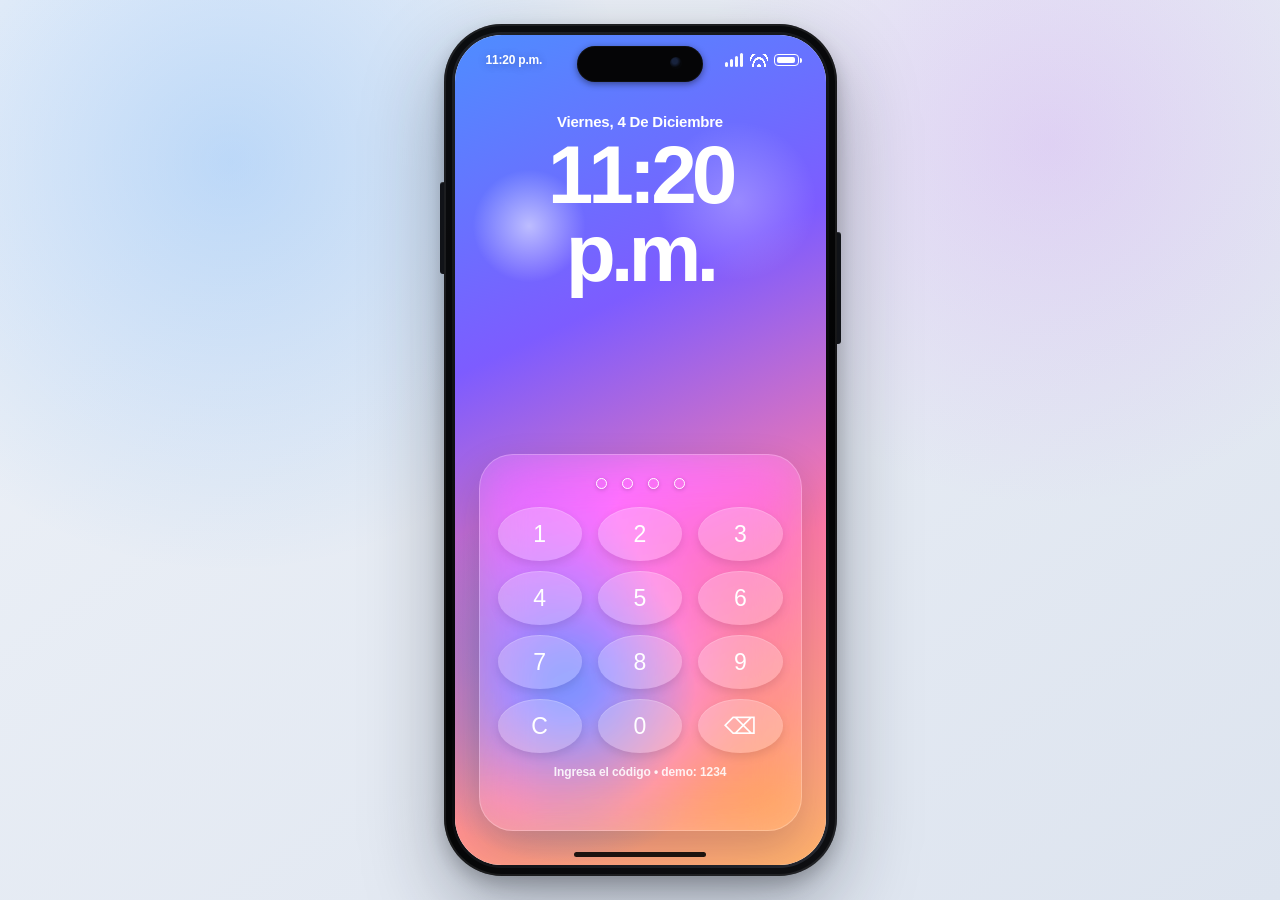
<file: index.html>
﻿<!doctype html>
<html lang="es">
<head>
  <meta charset="UTF-8" />
  <meta name="viewport" content="width=device-width, initial-scale=1.0" />

  <title>Simulador de iOS</title>

  <link rel="stylesheet" href="diseño.css" />
</head>

<body>

  <main class="escenario">

    <section class="telefono">

      <div class="pantalla">

        <div class="isla-dinamica"></div>

        <div class="barra-estado">
          <span id="horaBarra">09:41</span>
          <span class="estado-derecha">
            <span class="senal-celular" aria-label="Cobertura celular">
              <i></i><i></i><i></i><i></i>
            </span>
            <span class="wifi-ios" aria-label="WiFi"></span>
            <span class="bateria-ios" aria-label="Batería"><span></span></span>
          </span>
        </div>

        <!-- Alerta que aparece dentro de la pantalla del iPhone. -->
        <div id="alertaSistema" class="alerta-sistema">
          <div class="cuadro-alerta-sistema">
            <h3 id="tituloAlertaSistema">Permiso denegado</h3>
            <p id="textoAlertaSistema"></p>
            <button id="cerrarAlertaSistema">Aceptar</button>
          </div>
        </div>

        <!-- Pantalla de bloqueo -->
        <section id="pantallaBloqueo" class="pantalla-bloqueo pantalla-activa">

          <div class="bloqueo-encabezado">
            <p id="fechaBloqueo">Domingo, 17 de mayo</p>
            <h1 id="horaBloqueo">09:41</h1>
          </div>

          <div class="panel-desbloqueo">

            <div id="desbloqueoPin" class="modo-desbloqueo activo">

              <div class="puntos-pin">
                <span></span>
                <span></span>
                <span></span>
                <span></span>
              </div>

              <div class="teclado-pin">
                <button data-tecla="1">1</button>
                <button data-tecla="2">2</button>
                <button data-tecla="3">3</button>

                <button data-tecla="4">4</button>
                <button data-tecla="5">5</button>
                <button data-tecla="6">6</button>

                <button data-tecla="7">7</button>
                <button data-tecla="8">8</button>
                <button data-tecla="9">9</button>

                <button data-tecla="limpiar">C</button>
                <button data-tecla="0">0</button>
                <button data-tecla="borrar">⌫</button>
              </div>

            </div>

            <p id="mensajeDesbloqueo" class="mensaje-ayuda">
                 Ingresa el código • demo: 1234 </p>

            <p id="mensajeBloqueoTemporal" class="mensaje-bloqueo-temporal"></p>


          </div>

        </section>

        <!-- Pantalla de inicio -->
        <section id="pantallaInicio" class="pantalla-inicio">

          <div class="capa-fondo"></div>

          <header class="inicio-encabezado">

            <div>
              <p class="texto-pequeno">iPhone 15</p>
              <div class="titulo-inicio">
                <h2>Inicio</h2>
                <span id="usuarioInicio" class="usuario-inicio">Administrador</span>
              </div>
            </div>

            <button id="botonBloquear" class="boton-icono boton-bloquear-home" aria-label="Bloquear iPhone" title="Bloquear">
              <span class="cerradura-home"></span>
            </button>

          </header>

          <div id="cuadriculaApps" class="cuadricula-apps">

            <button class="icono-app" data-app="appstore">
              <span class="burbuja-app appstore"><span class="sim-logo logo-appstore"></span></span>
              <span>App Store</span>
            </button>

            <button class="icono-app" data-app="safari">
              <span class="burbuja-app safari"><span class="sim-logo logo-safari"></span></span>
              <span>Safari</span>
            </button>

            <button class="icono-app" data-app="procesos">
              <span class="burbuja-app procesos"><span class="sim-logo logo-procesos"></span></span>
              <span>Procesos</span>
            </button>

            <button class="icono-app" data-app="memoria">
              <span class="burbuja-app memoria"><span class="sim-logo logo-diagnostico"></span></span>
              <span>Diagnostico</span>
            </button>

            <button class="icono-app" data-app="archivos">
              <span class="burbuja-app archivos"><span class="sim-logo logo-archivos"></span></span>
              <span>Archivos</span>
            </button>

            <button class="icono-app" data-app="camara">
              <span class="burbuja-app camara"><span class="sim-logo logo-camara"></span></span>
              <span>Camara</span>
            </button>

            <button class="icono-app" data-app="fotos">
              <span class="burbuja-app fotos"><span class="sim-logo logo-fotos"></span></span>
              <span>Fotos</span>
            </button>

            <button class="icono-app" data-app="seguridad">
              <span class="burbuja-app seguridad"><span class="sim-logo logo-seguridad"></span></span>
              <span>Seguridad</span>
            </button>

            <button class="icono-app" data-app="ajustes">
              <span class="burbuja-app ajustes"><span class="sim-logo logo-ajustes"></span></span>
              <span>Ajustes</span>
            </button>

            <button class="icono-app" data-app="recientes">
              <span class="burbuja-app recientes"><span class="sim-logo logo-recientes"></span></span>
              <span>Recientes</span>
            </button>

            <!-- Aqui aparecen las apps que se descargan desde App Store -->
            <div id="appsInstaladasInicio" class="apps-instaladas-inicio"></div>

          </div>

          <nav class="dock">

            <button class="icono-app" data-app="appstore">
              <span class="burbuja-app appstore"><span class="sim-logo logo-appstore"></span></span>
            </button>

            <button class="icono-app" data-app="procesos">
              <span class="burbuja-app procesos"><span class="sim-logo logo-procesos"></span></span>
            </button>

            <button class="icono-app" data-app="safari">
              <span class="burbuja-app safari"><span class="sim-logo logo-safari"></span></span>
            </button>

            <button class="icono-app" data-app="seguridad">
              <span class="burbuja-app seguridad"><span class="sim-logo logo-seguridad"></span></span>
            </button>

          </nav>

        </section>

        <!-- Vista de apps -->
        <section id="vistaApp" class="vista-app">

          <header class="app-encabezado">

            <button id="botonVolverInicio" class="boton-icono">
              ‹
            </button>

            <div>
              <p id="subtituloApp" class="texto-pequeno">
                App
              </p>

              <h2 id="tituloApp">
                Titulo
              </h2>
            </div>

            <button id="botonCerrarApp" class="boton-icono">
              ×
            </button>

          </header>

          <div id="contenidoApp" class="contenido-app">
            <!-- Aqui JavaScript va a dibujar el contenido de cada app -->
          </div>

        </section>

      </div>

    </section>

  </main>

  <script src="funciones.js"></script>
</body>
</html>
</file>
<file: diseño.css>
﻿/*   hace que el tamaño total de los elementos incluya el padding y el borde hace que las medidas sean más fáciles. */
* {
  box-sizing: border-box;
}

/* Estilos generales de toda la página. quita márgenes, con una fuente simple y fondo .*/
body {
  margin: 0;
  min-height: 100vh;
  font-family: Arial, Helvetica, sans-serif;
  background: linear-gradient(135deg, #dceeff, #f6f7fb);
  color: #172033;
}

/* Todos los botones con la misma fuente que el resto de la página con el cursor que muestra una manita al pasar el mouse.*/
button {
  font-family: inherit;
  cursor: pointer;
}

/* Escenario principal, para centrar el teléfono en la pantalla del navegador.*/
.escenario {
  min-height: 100vh;
  display: flex;
  justify-content: center;
  align-items: center;
  padding: 30px;
}

/* Marco negro del teléfono, tamaño del iPhone simulado. */
.telefono {
  width: 390px;
  height: 820px;
  padding: 14px;
  border-radius: 54px;
  background: #11151d;
  box-shadow: 0 22px 70px rgba(20, 27, 43, 0.28);
}

/* Pantalla interna del teléfono. */
.pantalla {
  position: relative;
  width: 100%;
  height: 100%;
  overflow: hidden;
  border-radius: 42px;
  background: #f6f7fb;
}

/* Isla dinámica negra de la parte superior (barra de enmedio en los iphone) */
.isla-dinamica {
  position: absolute;
  z-index: 20;
  top: 14px;
  left: 50%;
  width: 118px;
  height: 34px;
  transform: translateX(-50%);
  border-radius: 18px;
  background: #08090d;
}

/* Barra de estado superior es la hora, señal y batería.*/
.barra-estado {
  position: absolute;
  z-index: 18;
  top: 18px;
  left: 24px;
  right: 24px;
  display: flex;
  justify-content: space-between;
  color: white;
  font-size: 13px;
  font-weight: bold;
}

/*  tres pantallas principales: bloqueo, inicio y vista de apps y por defecto están ocultas.*/
.pantalla-bloqueo,
.pantalla-inicio,
.vista-app {
  position: absolute;
  inset: 0;
  display: none;
}

/* muestra la pantalla que tenga "pantalla activa" será visible.*/
.pantalla-activa {
  display: block;
}

/* Pantalla de bloqueo con fondo degradado y texto blanco.*/
.pantalla-bloqueo {
  color: white;
  padding: 74px 24px 28px;
  background: linear-gradient(135deg, #2487ff 0%, #32d296 48%, #ffbd45 100%);
}

/* Contenedor de fecha y hora en la pantalla de bloqueo.*/
.bloqueo-encabezado {
  text-align: center;
}

/* Texto de la fecha.*/
.bloqueo-encabezado p {
  margin: 0 0 8px;
  font-weight: bold;
}

/*  Hora grande de la pantalla de bloqueo.*/
.bloqueo-encabezado h1 {
  margin: 0;
  font-size: 72px;
  line-height: 0.95;
}

/* 
  Panel inferior donde está el desbloqueo por PIN con efecto tipo vidrio.*/
.panel-desbloqueo {
  position: absolute;
  left: 22px;
  right: 22px;
  bottom: 26px;
  padding: 16px;
  border-radius: 28px;
  background: rgba(255, 255, 255, 0.18);
  border: 1px solid rgba(255, 255, 255, 0.32);
  backdrop-filter: blur(20px);
}



/* Contenedor de los cuatro puntos del PIN. */
.puntos-pin {
  display: flex;
  justify-content: center;
  gap: 10px;
  margin: 16px 0 12px;
}

/* Cada puntito del PIN */
.puntos-pin span {
  width: 12px;
  height: 12px;
  border-radius: 50%;
  border: 1px solid white;
}

/* Cuando el usuario escribe un número, el puntito se rellena.*/
.puntos-pin span.relleno {
  background: white;
}
/* Teclado numérico del PIN.
   Se acomoda en una cuadrícula de 3 columnas. */
.teclado-pin {
  display: grid;
  grid-template-columns: repeat(3, 1fr);
  gap: 9px;
}

/* Botones del teclado PIN con fondo para combinar con el panel. */
.teclado-pin button {
  border: 1px solid rgba(255, 255, 255, 0.28);
  color: white;
  background: rgba(255, 255, 255, 0.18);
}

/* Estilo individual de cada botón del teclado PIN. */
.teclado-pin button {
  height: 45px;
  border-radius: 18px;
  font-size: 19px;
  font-weight: bold;
}


/* Mensaje pequeño debajo del desbloqueo para mostrar instrucciones o errores. */
.mensaje-ayuda {
  min-height: 19px;
  margin: 12px 0 0;
  text-align: center;
  font-size: 12px;
  font-weight: bold;
  color: rgba(255, 255, 255, 0.88);
}

/* Pantalla de inicio del simulador con un fondo degradado parecido al de iphone. */
.pantalla-inicio {
  padding: 66px 20px 22px;
  background: linear-gradient(145deg, #0a84ff 0%, #40c8e0 42%, #ff9f0a 100%);
}

/* Capa encima del fondo para profundidad visual. */
.capa-fondo {
  position: absolute;
  inset: 0;
  background: linear-gradient(
    180deg,
    rgba(10, 20, 36, 0.18),
    rgba(10, 20, 36, 0.08)
  );
  pointer-events: none;
}

/* Encabezado de la pantalla de inicio. */
.inicio-encabezado {
  position: relative;
  z-index: 1;
  display: flex;
  align-items: center;
  justify-content: space-between;
  color: white;
  margin-bottom: 20px;
}

/* Texto pequeño usado en encabezados. */
.texto-pequeno {
  margin: 0 0 2px;
  color: inherit;
  opacity: 0.72;
  font-size: 12px;
  font-weight: bold;
  text-transform: uppercase;
}

/* Títulos principales dentro del teléfono. */
h2 {
  margin: 0;
  font-size: 28px;
}

/* Botones circulares de acciones para bloquear, volver y cerrar apps. */
.boton-icono {
  min-width: 40px;
  height: 40px;
  border: 0;
  border-radius: 50%;
  color: inherit;
  background: rgba(255, 255, 255, 0.22);
  font-weight: bold;
}

/* Cuadrícula donde aparecen las apps instaladas. */
.cuadricula-apps {
  position: relative;
  z-index: 1;
  display: grid;
  grid-template-columns: repeat(4, 1fr);
  gap: 17px 12px;
}

/* Botón completo de cada aplicación. */
.icono-app {
  border: 0;
  background: transparent;
  color: white;
  text-align: center;
  min-width: 0;
}

/* Burbuja visual de la app. */
.burbuja-app {
  width: 58px;
  height: 58px;
  display: grid;
  place-items: center;
  margin: 0 auto 7px;
  border-radius: 18px;
  color: white;
  box-shadow: 0 10px 22px rgba(31, 45, 72, 0.22);
  font-weight: bold;
  font-size: 17px;
}

/* Texto debajo de cada icono de app. */
.icono-app span:last-child {
  display: block;
  max-width: 72px;
  margin: 0 auto;
  font-size: 11px;
  font-weight: bold;
  text-shadow: 0 1px 4px rgba(0, 0, 0, 0.18);
}

/* Colores individuales para las apps del sistema. */
.appstore {
  background: linear-gradient(135deg, #0a84ff, #40c8e0);
}

.procesos {
  background: linear-gradient(135deg, #34c759, #64d2ff);
}

.memoria {
  background: linear-gradient(135deg, #ff9f0a, #ff453a);
}

.archivos {
  background: linear-gradient(135deg, #ffd60a, #ff9f0a);
}

.camara {
  background: linear-gradient(135deg, #323237, #08090d);
}

.fotos {
  background: linear-gradient(135deg, #ff375f, #ffcc00, #34c759, #0a84ff);
}

.notas {
  color: #29220d;
  background: linear-gradient(180deg, #fffdfa 26%, #ffd60a 27%, #ffd60a 100%);
}

.entrada-salida {
  background: linear-gradient(135deg, #00a7a0, #0a84ff);
}

.seguridad {
  background: linear-gradient(135deg, #ff375f, #bf5af2);
}

.ajustes {
  background: linear-gradient(135deg, #8e8e93, #3a3a3c);
}

/* Dock inferior del iphone barra transparente donde van apps importantes. */
.dock {
  position: absolute;
  z-index: 2;
  left: 18px;
  right: 18px;
  bottom: 18px;
  display: grid;
  grid-template-columns: repeat(4, 1fr);
  gap: 10px;
  padding: 12px;
  border-radius: 26px;
  background: rgba(255, 255, 255, 0.25);
  border: 1px solid rgba(255, 255, 255, 0.24);
  backdrop-filter: blur(20px);
}

/* quita el margen inferior del dock de la burbuja,ya que ahí no mostramos texto debajo. */
.dock .burbuja-app {
  margin-bottom: 0;
}

/* Oculta solo nombres del dock y deja visibles sus iconos. */
.dock .icono-app > span:not(.burbuja-app) {
  display: none;
}

/* Vista donde se abre cualquier app pantalla blanca encima del home. */
.vista-app {
  padding: 66px 16px 18px;
  background: #f6f7fb;
}

/* Encabezado de la app abierta con botón de volver, título y botón cerrar. */
.app-encabezado {
  margin-bottom: 14px;
  display: flex;
  align-items: center;
  justify-content: space-between;
  gap: 12px;
}

/* Botones del encabezado cuando estamos dentro de una app. */
.app-encabezado .boton-icono {
  color: #172033;
  background: #e7ebf2;
  font-size: 26px;
  line-height: 1;
}

/* Oculta la flecha cuando Archivos ya esta en Explorar. */
.boton-volver-oculto {
  visibility: hidden;
  pointer-events: none;
}

/* Contenedor donde JavaScript dibuja el contenido de cada app. */
.contenido-app {
  height: calc(100% - 68px);
  overflow: auto;
  padding-right: 4px;
}

/* Tarjetas o secciones dentro de las apps. */
.tarjeta {
  padding: 14px;
  margin-bottom: 12px;
  border: 1px solid rgba(22, 31, 49, 0.12);
  border-radius: 8px;
  background: white;
}

/* Títulos dentro de las tarjetas. */
.tarjeta h3 {
  margin: 0 0 10px;
  font-size: 17px;
}

/* Contenedor vertical para separar elementos. */
.lista-vertical {
  display: grid;
  gap: 10px;
}

/* Botón principal para acciones importantes. */
.boton-principal {
  min-height: 38px;
  border: 0;
  border-radius: 10px;
  padding: 0 13px;
  color: white;
  background: #0a84ff;
  font-weight: bold;
}

/* Botón secundario para acciones normales. */
.boton-gris {
  min-height: 38px;
  border: 0;
  border-radius: 10px;
  padding: 0 13px;
  color: #172033;
  background: #e8edf5;
  font-weight: bold;
}

/* Mensajes de alerta y explicación dentro de las apps. */
.alerta {
  border-left: 4px solid #ff9f0a;
  padding: 10px;
  border-radius: 8px;
  background: #fff7e6;
  color: #5c3b00;
  font-size: 13px;
  font-weight: bold;
}

/* Mensaje que aparece cuando hay muchos intentos fallidos.*/
.mensaje-bloqueo-temporal {
  min-height: 20px;
  margin: 8px 0 0;
  text-align: center;
  font-size: 12px;
  font-weight: bold;
  color: white;
}

/* Alerta interna del iPhone para mostrar permisos denegados. */
.alerta-sistema {
  position: absolute;
  z-index: 40;
  inset: 0;
  display: none;
  place-items: center;
  padding: 30px;
  background: rgba(0, 0, 0, 0.28);
  backdrop-filter: blur(3px);
}

.alerta-sistema.visible {
  display: grid;
}

.cuadro-alerta-sistema {
  width: 100%;
  padding: 18px 16px 10px;
  border-radius: 16px;
  background: rgba(248, 248, 248, 0.96);
  color: #172033;
  text-align: center;
}

.cuadro-alerta-sistema h3 {
  margin: 0 0 7px;
  font-size: 17px;
}

.cuadro-alerta-sistema p {
  margin: 0 0 14px;
  font-size: 13px;
}

.cuadro-alerta-sistema button {
  width: 100%;
  min-height: 38px;
  border: 0;
  border-top: 1px solid #d3d5db;
  color: #0a84ff;
  background: transparent;
  font-size: 16px;
  font-weight: bold;
}

/* Fila visual para cada proceso dentro de la app Procesos. */
.fila-proceso {
  display: grid;
  grid-template-columns: 1fr auto;
  gap: 6px;
  padding: 10px;
  border: 1px solid rgba(22, 31, 49, 0.12);
  border-radius: 8px;
  background: white;
}

/* Texto secundario del proceso. */
.fila-proceso p {
  margin: 3px 0 0;
  color: #6c7485;
  font-size: 12px;
}

/* Estado actual del proceso. */
.estado-proceso {
  padding: 5px 8px;
  border-radius: 20px;
  color: white;
  background: #30d158;
  font-size: 11px;
  font-weight: bold;
}

/* Memoria y prioridad del proceso. */
.fila-proceso small {
  grid-column: 1 / -1;
  color: #6c7485;
  font-weight: bold;
}

/* Subtarea que pertenece a una aplicacion. */
.fila-subtarea {
  display: grid;
  grid-template-columns: 1fr auto;
  gap: 6px;
  padding: 10px;
  border-left: 4px solid #ffcc00;
  border-radius: 8px;
  background: white;
}

.fila-subtarea p {
  margin: 3px 0 0;
  color: #6c7485;
  font-size: 12px;
}

.fila-subtarea small {
  grid-column: 1 / -1;
  color: #6c7485;
  font-weight: bold;
}
/* Barra visual para mostrar el almacenamiento. */
.barra-almacenamiento {
  display: flex;
  height: 28px;
  overflow: hidden;
  border-radius: 8px;
  background: #e8edf5;
}

/* Cada parte de la barra de almacenamiento. */
.barra-almacenamiento span {
  display: block;
  height: 100%;
}

/* Fila de cada categoría de almacenamiento. */
.fila-almacenamiento {
  display: flex;
  justify-content: space-between;
  align-items: center;
  padding: 12px;
  border: 1px solid rgba(22, 31, 49, 0.12);
  border-radius: 8px;
  background: white;
}

/* Punto de color para cada categoría. */
.punto-almacenamiento {
  display: inline-block;
  width: 10px;
  height: 10px;
  margin-right: 8px;
  border-radius: 50%;
}
/* Fila de cada app dentro de la tienda. */
.fila-tienda {
  display: grid;
  grid-template-columns: auto 1fr auto;
  gap: 10px;
  align-items: center;
  padding: 10px;
  border: 1px solid rgba(22, 31, 49, 0.12);
  border-radius: 8px;
  background: white;
}

/* Icono pequeño de cada app en la tienda. */
.icono-tienda {
  width: 44px;
  height: 44px;
  display: grid;
  place-items: center;
  border-radius: 12px;
  color: white;
  font-weight: bold;
}

/* Texto secundario dentro de la tienda. */
.fila-tienda p {
  margin: 3px 0 0;
  color: #6c7485;
  font-size: 12px;
}
/* Cambia la barra de estado a color oscuro en pantallas claras. */
.barra-estado.oscura {
  color: #11151d;
}
/* Lista principal de opciones dentro de Ajustes. */
.lista-ajustes {
  display: grid;
  gap: 10px;
  margin-bottom: 12px;
}

/* Fila parecida a las opciones del iPhone. */
.fila-ajuste {
  display: flex;
  justify-content: space-between;
  align-items: center;
  gap: 12px;
  padding: 12px;
  border: 1px solid rgba(22, 31, 49, 0.12);
  border-radius: 8px;
  background: white;
}

/* Texto secundario del perfil en Ajustes. */
.fila-ajuste p {
  margin: 3px 0 0;
  color: #6c7485;
  font-size: 12px;
}

/* Resalta la primera fila del perfil. */
.perfil-ajuste {
  min-height: 62px;
}
/* Botón dentro de Ajustes para abrir una opción. */
.boton-ajuste {
  width: 100%;
  color: #172033;
  font-size: 14px;
}

/* Botón para volver al listado principal de Ajustes. */
.boton-volver-ajustes {
  width: 100%;
  margin-top: 12px;
}
/* Icono pequeño para las opciones de Ajustes. */
.icono-ajuste {
  width: 28px;
  height: 28px;
  display: inline-grid;
  place-items: center;
  margin-right: 10px;
  border-radius: 7px;
  color: white;
  font-size: 14px;
  font-weight: bold;
}

/* Colores de iconos en Ajustes. */
.icono-ajuste.naranja {
  background: #ff9f0a;
}

.icono-ajuste.azul {
  background: #0a84ff;
}

.icono-ajuste.verde {
  background: #30d158;
}

/* Switch visual para modo de vuelo. */
.switch-ajuste {
  width: 52px;
  height: 30px;
  border-radius: 20px;
  background: #d1d1d6;
  position: relative;
}

/* Circulo del switch visual. */
.switch-ajuste::before {
  content: "";
  position: absolute;
  width: 26px;
  height: 26px;
  top: 2px;
  left: 2px;
  border-radius: 50%;
  background: white;
}
.icono-ajuste.gris {
  background: #8e8e93;
}
/* Fila de información dentro de Seguridad. */
.fila-seguridad {
  display: flex;
  justify-content: space-between;
  align-items: center;
  gap: 12px;
  padding: 10px 0;
  border-bottom: 1px solid rgba(22, 31, 49, 0.12);
}

/* Ultima fila sin linea inferior. */
.fila-seguridad:last-child {
  border-bottom: 0;
}

/* Hora mostrada debajo de cada alerta de seguridad. */
.fila-alerta-seguridad div {
  display: grid;
  gap: 4px;
}

.fila-alerta-seguridad small {
  color: #6c7485;
  font-size: 11px;
  font-weight: bold;
}

/* Selector del usuario que inicia sesion. */
.selector-usuario {
  display: grid;
  grid-template-columns: 1fr 1fr;
  gap: 7px;
}

.selector-usuario button {
  min-height: 36px;
  border: 0;
  border-radius: 8px;
  color: #172033;
  background: #e8edf5;
  font-weight: bold;
}

.selector-usuario button.activo {
  color: white;
  background: #0a84ff;
}

/* Formulario de acceso para validar los permisos. */
.login-seguridad {
  display: grid;
  gap: 9px;
}

.login-seguridad input {
  min-height: 38px;
  border: 1px solid #d5dbe5;
  border-radius: 8px;
  padding: 0 11px;
  color: #172033;
  background: #f7f8fb;
  font-family: inherit;
}

.login-seguridad small {
  color: #6c7485;
  font-size: 11px;
  font-weight: bold;
}

.mensaje-login {
  margin: 0;
  padding: 9px;
  border-radius: 8px;
  color: #174867;
  background: #e8f1ff;
  font-size: 12px;
  font-weight: bold;
}
/* Color del icono para abrir apps recientes. */
.recientes {
  background: linear-gradient(135deg, #5856d6, #af52de);
}

/* Tarjeta de cada app que queda en recientes. */
.tarjeta-reciente {
  display: flex;
  justify-content: space-between;
  align-items: center;
  gap: 12px;
  padding: 14px;
  border: 1px solid rgba(22, 31, 49, 0.12);
  border-radius: 8px;
  background: white;
}

/* Texto secundario dentro de recientes. */
.tarjeta-reciente p {
  margin: 4px 0 0;
  color: #6c7485;
  font-size: 12px;
}

/* Botón para cerrar una app reciente. */
.boton-cerrar-reciente {
  min-height: 34px;
  border: 0;
  border-radius: 10px;
  padding: 0 12px;
  color: white;
  background: #ff453a;
  font-weight: bold;
}
/* Estado cuando una app fue movida a memoria virtual. */
.estado-proceso.virtual {
  background: #ff9f0a;
}

/* Fila de cada dispositivo conectado al iPhone. */
.fila-dispositivo {
  display: grid;
  grid-template-columns: auto 1fr auto;
  gap: 8px 10px;
  align-items: center;
  padding: 12px;
  border: 1px solid rgba(22, 31, 49, 0.12);
  border-radius: 8px;
  background: white;
}

/* Icono que representa cada dispositivo. */
.icono-dispositivo {
  width: 42px;
  height: 42px;
  display: grid;
  place-items: center;
  grid-row: span 2;
  border-radius: 10px;
  background: #eef5ff;
  font-size: 22px;
}

/* Textos pequeños del dispositivo y su controlador. */
.fila-dispositivo p,
.fila-dispositivo small,
.texto-dispositivo {
  margin: 3px 0 0;
  color: #6c7485;
  font-size: 12px;
}

/* Muestra claramente los dispositivos que usan un controlador. */
.fila-dispositivo-proceso {
  display: grid;
  grid-template-columns: auto 1fr auto;
  gap: 9px;
  align-items: center;
  margin-top: 10px;
  padding: 10px;
  border-radius: 12px;
  background: #eef8f1;
}

.fila-dispositivo-proceso span {
  font-size: 22px;
}

.fila-dispositivo-proceso p {
  margin: 3px 0 0;
  color: #496854;
  font-size: 12px;
}

.fila-dispositivo-proceso b {
  padding: 5px 8px;
  border-radius: 999px;
  color: white;
  background: #30d158;
  font-size: 10px;
}

/* Estado visual de conexion de un dispositivo. */
.estado-dispositivo {
  padding: 5px 7px;
  border-radius: 18px;
  color: white;
  font-size: 10px;
  font-weight: bold;
}

.estado-dispositivo.conectado {
  background: #30d158;
}

.estado-dispositivo.desconectado {
  background: #8e8e93;
}

/* Boton que cambia la conexion del dispositivo. */
.boton-conexion {
  grid-column: 2 / -1;
  min-height: 34px;
  border: 0;
  border-radius: 9px;
  color: white;
  background: #0a84ff;
  font-weight: bold;
}

/* Pantalla oscura que contiene el visor de la camara. */
.camara-contenido {
  min-height: 100%;
  padding: 10px;
  border-radius: 8px;
  background: #08090d;
}

/* Visor que simula la imagen antes de tomar la foto. */
.visor-camara {
  position: relative;
  height: 450px;
  overflow: hidden;
  border-radius: 8px;
  background: #7fc3ea;
}

.cielo-camara {
  position: absolute;
  inset: 0 0 34%;
  background: linear-gradient(180deg, #5cb8ef, #ffd38e);
}

.sol-camara {
  position: absolute;
  top: 72px;
  right: 48px;
  width: 54px;
  height: 54px;
  border-radius: 50%;
  background: #fff1b3;
}

.montana-camara {
  position: absolute;
  bottom: 118px;
  width: 230px;
  height: 170px;
  clip-path: polygon(50% 0, 100% 100%, 0 100%);
}

.montana-camara.una {
  left: -34px;
  background: #203b55;
}

.montana-camara.dos {
  right: -44px;
  bottom: 98px;
  background: #294b59;
}

.piso-camara {
  position: absolute;
  right: 0;
  bottom: 0;
  left: 0;
  height: 125px;
  background: #28695e;
}

/* Cuadro central que simula el enfoque de la camara. */
.enfoque-camara {
  position: absolute;
  top: 48%;
  left: 50%;
  width: 62px;
  height: 62px;
  transform: translate(-50%, -50%);
  border: 1px solid rgba(255, 255, 255, 0.86);
}

.mensaje-camara {
  min-height: 28px;
  margin: 10px 0;
  color: #e8edf5;
  text-align: center;
  font-size: 12px;
}

/* Controles inferiores para capturar o abrir la ultima foto. */
.controles-camara {
  display: grid;
  grid-template-columns: 54px 1fr 54px;
  align-items: center;
  gap: 18px;
}

.boton-tomar-foto {
  justify-self: center;
  width: 66px;
  height: 66px;
  border: 5px solid #f6f7fb;
  border-radius: 50%;
  background: #f6f7fb;
  box-shadow: inset 0 0 0 3px #08090d;
}

.boton-cambiar-camara {
  width: 46px;
  height: 46px;
  border: 0;
  border-radius: 50%;
  color: white;
  background: #24262c;
  font-size: 25px;
}

.miniatura-vacia,
.miniatura-foto {
  width: 48px;
  height: 48px;
  border: 1px solid #565963;
  border-radius: 7px;
  background: #24262c;
}

.miniatura-foto {
  position: relative;
  overflow: hidden;
  padding: 0;
}

.miniatura-foto span {
  display: none;
}

/* Galeria donde se muestran las fotos tomadas. */
.app-fotos {
  display: grid;
  gap: 10px;
}

.selector-album {
  display: grid;
  grid-template-columns: 1fr 1fr;
  gap: 5px;
  padding: 4px;
  border-radius: 10px;
  background: #e8edf5;
}

.selector-album button {
  min-height: 34px;
  border: 0;
  border-radius: 8px;
  color: #566174;
  background: transparent;
  font-weight: bold;
}

.selector-album button.activo {
  color: #172033;
  background: white;
}

.resumen-fotos p,
.galeria-vacia p {
  margin: 5px 0 0;
  color: #6c7485;
  font-size: 12px;
}

.cuadricula-fotos {
  display: grid;
  grid-template-columns: repeat(3, 1fr);
  gap: 5px;
}

.foto-galeria {
  position: relative;
  min-height: 102px;
  border-radius: 6px;
  overflow: hidden;
}

.foto-galeria span {
  position: absolute;
  left: 5px;
  right: 5px;
  bottom: 5px;
  overflow: hidden;
  color: white;
  font-size: 9px;
  font-weight: bold;
  text-overflow: ellipsis;
  white-space: nowrap;
  text-shadow: 0 1px 3px rgba(0, 0, 0, 0.5);
}

.galeria-vacia {
  grid-column: 1 / -1;
}

/* Pantallas de lista y editor dentro de Documentos. */
.app-documentos {
  display: grid;
  gap: 10px;
}

.barra-documentos {
  display: flex;
  justify-content: space-between;
  align-items: center;
}

.barra-documentos h3 {
  margin: 0;
}

.barra-documentos p,
.documento-vacio p {
  margin: 4px 0 0;
  color: #6c7485;
  font-size: 12px;
}

.boton-nuevo-documento {
  width: 38px;
  height: 38px;
  border: 0;
  border-radius: 50%;
  color: white;
  background: #ff9500;
  font-size: 23px;
  font-weight: bold;
}

.tarjeta-documento {
  display: grid;
  gap: 9px;
  padding: 12px;
  border: 1px solid rgba(22, 31, 49, 0.12);
  border-radius: 8px;
  background: white;
}

.tarjeta-documento p {
  margin: 5px 0;
  color: #566174;
  font-size: 12px;
}

.tarjeta-documento small {
  color: #6c7485;
  font-size: 11px;
  font-weight: bold;
}

.acciones-documento {
  display: grid;
  grid-template-columns: 1fr 1fr;
  gap: 7px;
}

.acciones-documento button {
  min-height: 34px;
  border: 0;
  border-radius: 8px;
  color: #0a84ff;
  background: #e8f1ff;
  font-weight: bold;
}

.acciones-documento .eliminar {
  color: #ff3b30;
  background: #ffeceb;
}

.editor-documento {
  display: grid;
  gap: 10px;
  padding: 12px;
  border: 1px solid rgba(22, 31, 49, 0.12);
  border-radius: 8px;
  background: white;
}

.etiqueta-documento {
  display: inline-flex;
  align-items: center;
  gap: 5px;
  margin-top: 5px;
  color: #6c7485;
  font-size: 11px;
  font-weight: bold;
}

.etiqueta-documento .punto-etiqueta {
  width: 10px;
  height: 10px;
  margin: 0;
}

.contenido-documento {
  min-height: 260px;
  resize: none;
  border: 1px solid #e2e7ef;
  border-radius: 8px;
  padding: 10px;
  color: #172033;
  background: #f8f9fc;
  font-family: inherit;
  font-size: 13px;
}

/* Contenedor y filas de carpetas en Archivos. */
.explorador-archivos {
  display: grid;
  gap: 10px;
}

.buscador-archivos {
  min-height: 34px;
  padding: 9px 12px;
  border-radius: 18px;
  color: #6c7485;
  background: #e8ebf2;
  font-size: 13px;
  font-weight: bold;
}

/* Titulos de favoritos, ubicaciones y etiquetas. */
.titulo-grupo-archivos {
  margin: 10px 3px 0;
  font-size: 16px;
}

.grupo-archivos {
  overflow: hidden;
  border: 1px solid rgba(22, 31, 49, 0.12);
  border-radius: 8px;
  background: white;
}

.grupo-archivos .fila-carpeta {
  border: 0;
  border-radius: 0;
  border-bottom: 1px solid rgba(22, 31, 49, 0.1);
}

.grupo-archivos .fila-carpeta:last-child {
  border-bottom: 0;
}

/* Filas decorativas de etiquetas dentro de Archivos. */
.fila-etiqueta {
  display: grid;
  grid-template-columns: auto 1fr auto;
  align-items: center;
  min-height: 43px;
  padding: 0 12px;
  border-bottom: 1px solid rgba(22, 31, 49, 0.1);
  border-left: 0;
  border-right: 0;
  border-top: 0;
  width: 100%;
  color: inherit;
  background: transparent;
  text-align: left;
}

.fila-etiqueta:last-child {
  border-bottom: 0;
}

.cabecera-archivos p,
.archivo-vacio p {
  margin: 4px 0 0;
  color: #6c7485;
  font-size: 12px;
}

.fila-carpeta {
  width: 100%;
  display: grid;
  grid-template-columns: auto 1fr auto;
  align-items: center;
  gap: 12px;
  padding: 12px;
  border: 1px solid rgba(22, 31, 49, 0.12);
  border-radius: 8px;
  color: #172033;
  background: white;
  text-align: left;
}

.fila-carpeta p {
  margin: 4px 0 0;
  color: #6c7485;
  font-size: 12px;
}

.icono-carpeta {
  width: 40px;
  height: 40px;
  display: grid;
  place-items: center;
  border-radius: 9px;
  background: #e8f1ff;
  font-size: 21px;
}

.icono-carpeta.nube {
  background: #eef2f7;
}

.icono-carpeta.protegido {
  background: #fff2d6;
}

.punto-etiqueta {
  width: 14px;
  height: 14px;
  margin: 13px;
  border-radius: 50%;
}

.punto-etiqueta.rojo {
  background: #ff453a;
}

.punto-etiqueta.naranja {
  background: #ff9f0a;
}

.punto-etiqueta.amarillo {
  background: #ffd60a;
}

.punto-etiqueta.verde {
  background: #34c759;
}

.punto-etiqueta.azul {
  background: #0a84ff;
}

.punto-etiqueta.morado {
  background: #bf5af2;
}

.punto-etiqueta.gris {
  background: #8e8e93;
}

/* Circulos sin color para etiquetas personales. */
.punto-etiqueta.personal {
  border: 1px solid #a2a8b2;
  background: white;
}

.ruta-volver {
  justify-self: start;
  min-height: 32px;
  border: 0;
  color: #0a84ff;
  background: transparent;
  font-weight: bold;
}

/* Archivo de fotografia guardado dentro de la carpeta Camara. */
.archivo-foto {
  width: 100%;
  display: grid;
  grid-template-columns: 68px 1fr auto;
  align-items: center;
  gap: 12px;
  padding: 10px;
  border: 1px solid rgba(22, 31, 49, 0.12);
  border-radius: 8px;
  color: #172033;
  background: white;
  text-align: left;
}

.archivo-documento {
  display: grid;
  grid-template-columns: 42px 1fr auto;
  align-items: center;
  gap: 10px;
  padding: 10px;
  border: 1px solid rgba(22, 31, 49, 0.12);
  border-radius: 8px;
  background: white;
}

.archivo-documento.sin-borde {
  padding: 0;
  border: 0;
}

.archivo-documento p,
.archivo-documento small {
  margin: 4px 0 0;
  color: #6c7485;
  font-size: 12px;
}

/* Controles para etiquetar o eliminar un documento. */
.controles-archivo {
  display: grid;
  gap: 6px;
}

/* Muestra el circulo del color seleccionado junto a Etiqueta. */
.vista-etiqueta-archivo {
  display: flex;
  align-items: center;
  gap: 6px;
  min-height: 32px;
  border: 1px solid #d9dde6;
  border-radius: 9px;
  padding: 0 7px;
  color: #172033;
  background: white;
  font-size: 11px;
}

.vista-etiqueta-archivo .punto-etiqueta {
  flex: 0 0 auto;
  width: 11px;
  height: 11px;
  margin: 0;
}

.vista-etiqueta-archivo strong {
  margin-left: auto;
  color: #6c7485;
}

/* Lista desplegable con un circulo visible en cada color. */
.opciones-etiqueta-archivo {
  display: grid;
  width: 116px;
  border: 1px solid #d9dde6;
  border-radius: 9px;
  padding: 4px;
  background: white;
}

.opcion-etiqueta {
  display: flex;
  align-items: center;
  gap: 7px;
  min-height: 28px;
  border: 0;
  border-radius: 6px;
  padding: 0 6px;
  color: #172033;
  background: transparent;
  font-size: 11px;
  text-align: left;
}

.opcion-etiqueta.activa {
  color: white;
  background: #0a84ff;
}

.opcion-etiqueta .punto-etiqueta {
  width: 11px;
  height: 11px;
  margin: 0;
}

/* Boton para borrar un documento desde Archivos. */
.boton-borrar-archivo {
  min-height: 32px;
  border: 0;
  border-radius: 8px;
  padding: 0 9px;
  color: #ff3b30;
  background: #ffeceb;
  font-size: 11px;
  font-weight: bold;
}

.icono-documento {
  width: 40px;
  height: 40px;
  display: grid;
  place-items: center;
  border-radius: 9px;
  color: #ff9500;
  background: #fff0da;
  font-size: 22px;
}

.archivo-foto p,
.archivo-foto small {
  margin: 4px 0 0;
  color: #6c7485;
  font-size: 12px;
}

.vista-foto {
  width: 68px;
  height: 62px;
  border-radius: 7px;
}

/* Detalle, permiso y botones de un archivo abierto. */
.detalle-archivo {
  text-align: center;
}

.detalle-archivo .vista-foto.grande {
  width: 100%;
  height: 152px;
  margin-bottom: 12px;
}

.detalle-archivo p,
.permiso-archivo p,
.permiso-archivo small,
.carpeta-informativa p,
.carpeta-informativa small {
  display: block;
  margin: 6px 0 0;
  color: #6c7485;
  font-size: 12px;
}

.acciones-archivo {
  display: grid;
  grid-template-columns: 1fr 1fr;
  gap: 8px;
}

.acciones-archivo button {
  min-height: 38px;
  border: 0;
  border-radius: 10px;
  color: white;
  background: #0a84ff;
  font-weight: bold;
}

.acciones-archivo .eliminar {
  color: #ff3b30;
  background: #ffeceb;
}

/* Acciones de fotos y documentos dentro de eliminados hace poco. */
.archivo-eliminado {
  padding: 10px;
  border: 1px solid rgba(22, 31, 49, 0.12);
  border-radius: 8px;
  background: white;
}

.archivo-eliminado .archivo-foto {
  padding: 0;
  border: 0;
}

.acciones-eliminado {
  display: grid;
  grid-template-columns: 1fr 1fr;
  gap: 7px;
  margin-top: 10px;
}

.acciones-eliminado button {
  min-height: 35px;
  border: 0;
  border-radius: 8px;
  color: #0a84ff;
  background: #e8f1ff;
  font-size: 11px;
  font-weight: bold;
}

.acciones-eliminado .eliminar {
  color: #ff3b30;
  background: #ffeceb;
}

.mensaje-archivo {
  margin: 0;
  padding: 9px;
  border-radius: 8px;
  color: #116233;
  background: #e9f8ee;
  font-size: 12px;
  font-weight: bold;
}

.carpeta-informativa {
  text-align: center;
  padding: 24px 18px;
}

.carpeta-informativa span {
  display: block;
  margin-bottom: 10px;
  font-size: 34px;
}

.foto-amanecer {
  background: linear-gradient(155deg, #55b4ed 0%, #ffd08b 52%, #236459 53%);
}

.foto-azul {
  background: linear-gradient(155deg, #69bdef 0%, #f6da95 48%, #174867 49%);
}

.foto-rosa {
  background: linear-gradient(155deg, #ed8b98 0%, #ffd28e 48%, #304c62 49%);
}

/* Pantallas de carpetas y edicion dentro de Notas. */
.app-notas {
  display: grid;
  gap: 10px;
}

.encabezado-notas p,
.barra-notas p,
.nota-vacia p {
  margin: 4px 0 0;
  color: #6c7485;
  font-size: 12px;
}

.fila-nota-carpeta {
  width: 100%;
  display: grid;
  grid-template-columns: 36px 1fr auto auto;
  gap: 10px;
  align-items: center;
  padding: 13px;
  border: 1px solid rgba(22, 31, 49, 0.12);
  border-radius: 8px;
  background: white;
  color: #172033;
  text-align: left;
}

.fila-nota-carpeta span {
  font-size: 21px;
}

.fila-nota-carpeta p {
  margin: 3px 0 0;
  color: #6c7485;
  font-size: 12px;
}

.fila-nota-carpeta small {
  color: #6c7485;
  font-weight: bold;
}

.barra-notas {
  display: flex;
  justify-content: space-between;
  align-items: center;
}

.barra-notas h3 {
  margin: 0;
}

.boton-nueva-nota {
  width: 42px;
  height: 42px;
  border: 0;
  border-radius: 50%;
  color: #172033;
  background: #ffd60a;
  font-size: 29px;
}

.tarjeta-nota {
  padding: 12px;
  border: 1px solid rgba(22, 31, 49, 0.12);
  border-radius: 8px;
  background: white;
}

.tarjeta-nota p {
  margin: 7px 0;
  color: #172033;
  font-size: 13px;
}

.tarjeta-nota small {
  color: #6c7485;
  font-size: 11px;
}

/* Botones para editar o eliminar una nota guardada. */
.acciones-nota {
  display: grid;
  grid-template-columns: 1fr 1fr;
  gap: 7px;
  margin-top: 10px;
}

.acciones-nota button {
  min-height: 34px;
  border: 0;
  border-radius: 8px;
  color: #0a84ff;
  background: #e8f1ff;
  font-weight: bold;
}

.acciones-nota .eliminar {
  color: #ff3b30;
  background: #ffeceb;
}

.editor-nota {
  display: grid;
  gap: 10px;
  padding: 12px;
  border-radius: 8px;
  background: white;
}

.titulo-nota,
.contenido-nota {
  width: 100%;
  border: 0;
  outline: none;
  font-family: inherit;
  color: #172033;
  background: transparent;
}

.titulo-nota {
  border-bottom: 1px solid #e8edf5;
  padding: 8px 0;
  font-size: 21px;
  font-weight: bold;
}

.contenido-nota {
  min-height: 270px;
  resize: none;
  font-size: 15px;
  line-height: 1.45;
}

.boton-guardar-nota {
  min-height: 40px;
  border: 0;
  border-radius: 9px;
  color: #172033;
  background: #ffd60a;
  font-weight: bold;
}

.carpeta-protegida {
  text-align: center;
  padding: 28px 18px;
}

.carpeta-protegida span {
  display: block;
  margin-bottom: 12px;
  font-size: 38px;
}

.carpeta-protegida p,
.carpeta-protegida small {
  display: block;
  margin: 7px 0 0;
  color: #6c7485;
  font-size: 12px;
}

/* Texto de los contadores de memoria. */
.texto-memoria {
  margin: 10px 0 6px;
  color: #6c7485;
  font-size: 12px;
  font-weight: bold;
}

/* Orden de uso que ocupa la politica LRU. */
.orden-lru {
  display: flex;
  flex-wrap: wrap;
  gap: 6px;
  margin-top: 12px;
}

.chip-lru {
  padding: 6px 8px;
  border-radius: 18px;
  background: #e8f1ff;
  color: #174867;
  font-size: 11px;
  font-weight: bold;
}

.chip-lru.virtual {
  background: #fff0d4;
  color: #8d5500;
}

.evento-lru {
  margin: 11px 0 0;
  padding: 9px;
  border-radius: 8px;
  background: #eef8f1;
  color: #19643b;
  font-size: 12px;
  font-weight: bold;
}

/* Marcos donde se colocan las apps que quedan en RAM. */
.mapa-marcos,
.mapa-paginas {
  display: grid;
  gap: 7px;
}

.marco-memoria,
.pagina-virtual {
  display: grid;
  grid-template-columns: 82px 1fr auto;
  align-items: center;
  gap: 8px;
  padding: 9px;
  border-radius: 8px;
}

.marco-memoria.ocupado {
  background: #e8f1ff;
}

.marco-memoria.libre {
  background: #f1f3f7;
  color: #6c7485;
}

.pagina-virtual {
  background: #fff0d4;
  color: #553c10;
}

.marco-memoria small,
.pagina-virtual small {
  color: #6c7485;
  font-size: 10px;
  font-weight: bold;
}

.marco-memoria p,
.pagina-virtual p,
.pagina-vacia {
  margin: 0;
  color: #6c7485;
  font-size: 11px;
}

.pagina-vacia {
  padding: 9px;
  border-radius: 8px;
  background: #f1f3f7;
}

/* Mantiene las apps descargadas dentro de la cuadricula. */
.apps-instaladas-inicio {
  display: contents;
}

/* Barra que simula instalación o eliminación en App Store. */
.progreso-tienda {
  width: 100%;
  height: 4px;
  margin-top: 7px;
  overflow: hidden;
  border-radius: 4px;
  background: #e8edf5;
}

/* Movimiento de descarga dentro de App Store. */
.progreso-tienda span {
  display: block;
  width: 42%;
  height: 100%;
  background: #0a84ff;
  animation: descargar 0.7s linear infinite;
}

@keyframes descargar {
  from {
    transform: translateX(-100%);
  }

  to {
    transform: translateX(250%);
  }
}
/* Agrupa actualizar y eliminar dentro de App Store. */
.acciones-tienda {
  display: grid;
  gap: 5px;
}

/* Reduce los botones dobles para que entren en pantalla. */
.acciones-tienda button {
  min-height: 30px;
  padding: 0 8px;
  font-size: 11px;
}
/* Cuadro que muestra cual proceso esta usando la CPU. */
.cpu-actual {
  display: flex;
  justify-content: space-between;
  align-items: center;
  gap: 8px;
  margin-top: 10px;
  padding: 10px;
  border-radius: 8px;
  background: #eef5ff;
  color: #172033;
}

/* Explica la decision actual del planificador. */
.dato-planificador {
  margin-top: 8px;
  padding: 10px;
  border-radius: 8px;
  background: #eef8f1;
}

.dato-planificador p {
  margin: 5px 0 0;
  color: #476451;
  font-size: 12px;
}

/* Leyenda visual de los cinco estados de un proceso. */
.leyenda-estados {
  display: flex;
  flex-wrap: wrap;
  gap: 5px;
  margin-top: 10px;
}

.leyenda-estados span {
  padding: 4px 7px;
  border-radius: 16px;
  color: white;
  font-size: 10px;
  font-weight: bold;
}

/* Colores para identificar el ciclo de vida del proceso. */
.estado-proceso.nuevo,
.leyenda-estados .nuevo {
  background: #8e8e93;
}

.estado-proceso.listo,
.leyenda-estados .listo {
  background: #0a84ff;
}

.estado-proceso.ejecucion,
.leyenda-estados .ejecucion {
  background: #30d158;
}

.estado-proceso.bloqueado,
.leyenda-estados .bloqueado {
  background: #ff9f0a;
}

.estado-proceso.terminado,
.leyenda-estados .terminado {
  background: #ff375f;
}


/* ==========================================================
   MEJORAS VISUALES TIPO IPHONE Y BLOQUEO DE APPS EXTERNAS
   Estas reglas se agregan al final para no romper la estructura original.
   ========================================================== */
:root {
  --ios-blue: #007aff;
  --ios-green: #34c759;
  --ios-red: #ff3b30;
  --ios-orange: #ff9500;
  --ios-yellow: #ffcc00;
  --ios-gray: #8e8e93;
  --ios-bg: #f2f2f7;
  --ios-card: rgba(255, 255, 255, 0.88);
  --ios-line: rgba(60, 60, 67, 0.16);
  --ios-text: #1c1c1e;
  --ios-muted: #6e6e73;
}

body {
  font-family: -apple-system, BlinkMacSystemFont, "SF Pro Display", "SF Pro Text", Arial, Helvetica, sans-serif;
  background:
    radial-gradient(circle at 18% 18%, rgba(0, 122, 255, 0.20), transparent 32%),
    radial-gradient(circle at 82% 16%, rgba(191, 90, 242, 0.18), transparent 28%),
    linear-gradient(145deg, #eef2f8 0%, #dde4ef 100%);
  color: var(--ios-text);
}

button {
  -webkit-tap-highlight-color: transparent;
}

.escenario {
  padding: 24px;
}

.telefono {
  position: relative;
  width: 393px;
  height: 852px;
  padding: 11px;
  border-radius: 58px;
  background: linear-gradient(145deg, #1f2229, #050506 62%, #262932);
  box-shadow:
    inset 0 0 0 2px rgba(255, 255, 255, 0.08),
    inset 0 0 0 8px rgba(0, 0, 0, 0.62),
    0 32px 80px rgba(20, 25, 40, 0.34),
    0 8px 18px rgba(0, 0, 0, 0.22);
}

.telefono::before,
.telefono::after {
  content: "";
  position: absolute;
  background: #111318;
  box-shadow: inset 0 1px 0 rgba(255, 255, 255, 0.12);
}

.telefono::before {
  left: -4px;
  top: 158px;
  width: 4px;
  height: 92px;
  border-radius: 3px 0 0 3px;
}

.telefono::after {
  right: -4px;
  top: 208px;
  width: 4px;
  height: 112px;
  border-radius: 0 3px 3px 0;
}

.pantalla {
  border-radius: 47px;
  background: var(--ios-bg);
  box-shadow: inset 0 0 0 1px rgba(255, 255, 255, 0.08);
}

.pantalla::after {
  content: "";
  position: absolute;
  left: 50%;
  bottom: 8px;
  z-index: 40;
  width: 132px;
  height: 5px;
  transform: translateX(-50%);
  border-radius: 999px;
  background: rgba(0, 0, 0, 0.88);
  pointer-events: none;
}

.isla-dinamica {
  top: 11px;
  width: 126px;
  height: 36px;
  border-radius: 999px;
  background: #050506;
  box-shadow: inset 0 0 0 1px rgba(255, 255, 255, 0.04), 0 2px 7px rgba(0, 0, 0, 0.45);
}

.isla-dinamica::after {
  content: "";
  position: absolute;
  right: 21px;
  top: 11px;
  width: 12px;
  height: 12px;
  border-radius: 50%;
  background: radial-gradient(circle at 40% 35%, #18233d 0 24%, #06070a 58%);
}

.barra-estado {
  top: 18px;
  left: 31px;
  right: 27px;
  color: white;
  font-size: 12px;
  letter-spacing: -0.2px;
  text-shadow: 0 1px 10px rgba(0, 0, 0, 0.25);
}

.barra-estado.oscura {
  color: #1d1d1f;
  text-shadow: none;
}

.pantalla-bloqueo {
  padding: 78px 24px 30px;
  background:
    radial-gradient(circle at 20% 23%, rgba(255, 255, 255, 0.55), transparent 8%),
    radial-gradient(circle at 76% 20%, rgba(255, 255, 255, 0.25), transparent 11%),
    radial-gradient(circle at 30% 78%, rgba(10, 132, 255, 0.65), transparent 26%),
    linear-gradient(155deg, #4e8dff 0%, #7d5cff 34%, #ff7aa8 66%, #ffb36b 100%);
}

.bloqueo-encabezado p {
  margin-bottom: 6px;
  font-size: 15px;
  font-weight: 600;
  text-transform: capitalize;
  letter-spacing: -0.2px;
}

.bloqueo-encabezado h1 {
  font-size: 82px;
  font-weight: 700;
  letter-spacing: -5px;
}

.panel-desbloqueo {
  left: 24px;
  right: 24px;
  bottom: 34px;
  padding: 16px 18px 18px;
  border-radius: 34px;
  border: 1px solid rgba(255, 255, 255, 0.24);
  background: rgba(255, 255, 255, 0.13);
  box-shadow: 0 18px 40px rgba(20, 20, 35, 0.18);
  backdrop-filter: blur(24px) saturate(1.8);
}

.puntos-pin {
  gap: 15px;
  margin: 7px 0 18px;
}

.puntos-pin span {
  width: 11px;
  height: 11px;
  border: 1.4px solid rgba(255, 255, 255, 0.96);
  box-shadow: 0 1px 4px rgba(0, 0, 0, 0.18);
}

.teclado-pin {
  gap: 10px 16px;
}

.teclado-pin button {
  height: 54px;
  border: 0;
  border-radius: 50%;
  color: white;
  background: rgba(255, 255, 255, 0.23);
  box-shadow: inset 0 1px 0 rgba(255, 255, 255, 0.18), 0 4px 10px rgba(0, 0, 0, 0.10);
  font-size: 23px;
  font-weight: 500;
  transition: transform 0.12s ease, background 0.12s ease;
}

.teclado-pin button:active,
.icono-app:active,
.boton-icono:active,
.boton-principal:active,
.boton-gris:active {
  transform: scale(0.96);
}

.mensaje-ayuda,
.mensaje-bloqueo-temporal {
  font-weight: 600;
  letter-spacing: -0.1px;
}

.pantalla-inicio {
  padding: 74px 18px 112px;
  background:
    radial-gradient(circle at 19% 18%, rgba(255, 255, 255, 0.46), transparent 10%),
    radial-gradient(circle at 82% 14%, rgba(255, 204, 0, 0.44), transparent 18%),
    radial-gradient(circle at 24% 82%, rgba(52, 199, 89, 0.40), transparent 24%),
    linear-gradient(148deg, #0a84ff 0%, #5e5ce6 36%, #bf5af2 62%, #ff9f0a 100%);
}

.capa-fondo {
  background:
    linear-gradient(180deg, rgba(0, 0, 0, 0.16), rgba(0, 0, 0, 0.04) 32%, rgba(0, 0, 0, 0.16)),
    radial-gradient(circle at 50% 110%, rgba(255, 255, 255, 0.22), transparent 48%);
  backdrop-filter: blur(0.2px);
}

.inicio-encabezado {
  min-height: 56px;
  margin-bottom: 18px;
  padding: 10px 12px;
  border: 1px solid rgba(255, 255, 255, 0.19);
  border-radius: 24px;
  background: rgba(255, 255, 255, 0.15);
  box-shadow: 0 14px 30px rgba(0, 0, 0, 0.10);
  backdrop-filter: blur(22px) saturate(1.5);
}

.inicio-encabezado h2 {
  font-size: 22px;
  letter-spacing: -0.6px;
}

/* Muestra en el inicio que usuario esta usando el iPhone. */
.titulo-inicio {
  display: flex;
  align-items: center;
  gap: 8px;
}

.usuario-inicio {
  padding: 4px 8px;
  border-radius: 999px;
  color: #17623d;
  background: rgba(48, 209, 88, 0.20);
  font-size: 10px;
  font-weight: bold;
}

.usuario-inicio.invitado {
  color: #8b4b00;
  background: rgba(255, 159, 10, 0.22);
}

.texto-pequeno {
  opacity: 0.62;
  font-size: 11px;
  font-weight: 700;
  letter-spacing: 0.2px;
}

.boton-icono {
  min-width: 42px;
  width: 42px;
  height: 42px;
  border-radius: 50%;
  background: rgba(255, 255, 255, 0.20);
  box-shadow: inset 0 1px 0 rgba(255, 255, 255, 0.14);
  font-size: 15px;
}

#botonBloquear {
  font-size: 18px;
}

.cuadricula-apps {
  grid-template-columns: repeat(4, 1fr);
  gap: 20px 12px;
  align-content: start;
}

.icono-app {
  color: white;
  border-radius: 18px;
  transition: transform 0.12s ease, filter 0.12s ease;
}

.icono-app:hover {
  filter: brightness(1.04);
}

.burbuja-app,
.icono-tienda {
  width: 62px;
  height: 62px;
  border-radius: 17px;
  box-shadow:
    inset 0 1px 0 rgba(255, 255, 255, 0.20),
    0 10px 18px rgba(0, 0, 0, 0.18);
  font-size: 27px;
  font-weight: 700;
  letter-spacing: -0.8px;
}

.icono-app span:last-child {
  max-width: 78px;
  margin-top: 2px;
  color: white;
  font-size: 11px;
  font-weight: 600;
  letter-spacing: -0.2px;
  text-shadow: 0 1px 6px rgba(0, 0, 0, 0.34);
}

.appstore {
  background: linear-gradient(145deg, #35c8ff, #007aff 68%, #0051d5);
}

.procesos {
  background: linear-gradient(145deg, #5ee284, #1db954 62%, #0b8b34);
}

.memoria {
  background: linear-gradient(145deg, #ffcc00, #ff9500 58%, #ff3b30);
}

.archivos {
  background: linear-gradient(145deg, #5ac8fa, #007aff);
}

.camara {
  background: radial-gradient(circle at 50% 48%, #232326 0 21%, #b8c1ce 22% 30%, #050506 31% 100%);
}

.fotos {
  background: conic-gradient(from 15deg, #ff3b30, #ff9500, #ffcc00, #34c759, #5ac8fa, #5856d6, #ff2d55, #ff3b30);
}

.entrada-salida {
  background: linear-gradient(145deg, #64d2ff, #007aff 64%, #003b93);
}

.seguridad {
  background: linear-gradient(145deg, #ff375f, #bf5af2 65%, #7f2bd9);
}

.ajustes {
  background: linear-gradient(145deg, #c7c7cc, #636366 70%, #3a3a3c);
}

.recientes {
  background: linear-gradient(145deg, #5856d6, #af52de 70%, #ff2d55);
}

.dock {
  left: 16px;
  right: 16px;
  bottom: 22px;
  gap: 12px;
  padding: 12px 14px;
  border-radius: 34px;
  background: rgba(255, 255, 255, 0.23);
  border: 1px solid rgba(255, 255, 255, 0.28);
  box-shadow: 0 18px 40px rgba(0, 0, 0, 0.18), inset 0 1px 0 rgba(255, 255, 255, 0.20);
  backdrop-filter: blur(26px) saturate(1.8);
}

.dock .burbuja-app {
  width: 56px;
  height: 56px;
  border-radius: 16px;
}

.vista-app {
  padding: 64px 15px 26px;
  background: var(--ios-bg);
}

.app-encabezado {
  position: sticky;
  top: 0;
  z-index: 12;
  margin: -1px -1px 14px;
  padding: 7px 4px 12px;
  border-bottom: 1px solid rgba(60, 60, 67, 0.08);
  background: rgba(242, 242, 247, 0.83);
  backdrop-filter: blur(20px) saturate(1.5);
}

.app-encabezado h2,
h2 {
  color: var(--ios-text);
  font-size: 28px;
  font-weight: 750;
  letter-spacing: -0.9px;
}

.app-encabezado .texto-pequeno {
  color: var(--ios-muted);
}

.app-encabezado .boton-icono {
  color: var(--ios-blue);
  background: transparent;
  box-shadow: none;
  font-size: 30px;
  font-weight: 400;
}

.contenido-app {
  height: calc(100% - 68px);
  padding: 0 2px 26px;
  scrollbar-width: thin;
}

.tarjeta,
.fila-proceso,
.fila-subtarea,
.fila-almacenamiento,
.fila-tienda,
.fila-ajuste,
.tarjeta-reciente,
.fila-dispositivo,
.fila-carpeta,
.archivo-foto,
.archivo-documento,
.archivo-eliminado,
.fila-nota-carpeta,
.tarjeta-nota,
.editor-nota,
.tarjeta-documento,
.editor-documento {
  border: 0;
  border-radius: 18px;
  background: var(--ios-card);
  box-shadow: 0 1px 0 rgba(60, 60, 67, 0.08), 0 12px 25px rgba(30, 30, 45, 0.05);
}

.tarjeta {
  padding: 15px;
  margin-bottom: 12px;
}

.tarjeta h3,
.barra-notas h3,
.barra-documentos h3,
.cabecera-archivos h3 {
  font-size: 18px;
  letter-spacing: -0.4px;
}

.lista-vertical,
.lista-ajustes,
.explorador-archivos,
.app-notas,
.app-documentos {
  gap: 10px;
}

.boton-principal,
.boton-gris,
.boton-guardar-nota,
.boton-nuevo-documento,
.boton-conexion,
.acciones-archivo button,
.acciones-eliminado button,
.boton-cerrar-reciente {
  min-height: 36px;
  border-radius: 999px;
  font-weight: 700;
  letter-spacing: -0.1px;
}

.boton-principal,
.boton-conexion,
.acciones-archivo button {
  background: var(--ios-blue);
}

.boton-gris {
  color: var(--ios-blue);
  background: rgba(0, 122, 255, 0.10);
}

.alerta,
.mensaje-login,
.mensaje-archivo,
.evento-lru,
.dato-planificador {
  border: 0;
  border-radius: 14px;
  font-weight: 600;
  line-height: 1.35;
}

.alerta {
  color: #7a4100;
  background: rgba(255, 149, 0, 0.14);
}

/* App Store */
.appstore-cabecera {
  display: grid;
  grid-template-columns: auto 1fr;
  align-items: center;
  gap: 13px;
  background: linear-gradient(145deg, rgba(255,255,255,0.96), rgba(239,246,255,0.90));
}

.appstore-cabecera p {
  margin: 4px 0 0;
  color: var(--ios-muted);
  font-size: 12px;
  line-height: 1.35;
}

.appstore-logo {
  width: 58px;
  height: 58px;
  display: grid;
  place-items: center;
  border-radius: 16px;
  color: white;
  background: linear-gradient(145deg, #35c8ff, #007aff 70%);
  box-shadow: 0 10px 18px rgba(0, 122, 255, 0.22);
  font-size: 28px;
  font-weight: 800;
}

.lista-appstore {
  padding-bottom: 8px;
}

.fila-tienda {
  grid-template-columns: auto 1fr auto;
  min-height: 78px;
  padding: 12px;
  background: rgba(255, 255, 255, 0.92);
}

.icono-tienda {
  width: 54px;
  height: 54px;
  border-radius: 15px;
  color: white;
  font-size: 25px;
}

.fila-tienda strong {
  font-size: 15px;
  letter-spacing: -0.2px;
}

.fila-tienda p {
  color: var(--ios-muted);
  font-size: 11px;
  line-height: 1.3;
}

.progreso-tienda {
  height: 5px;
  border-radius: 999px;
  background: rgba(0, 122, 255, 0.11);
}

.progreso-tienda span {
  border-radius: 999px;
  background: linear-gradient(90deg, var(--ios-blue), #64d2ff);
}

.bloqueo-instalacion-externa {
  color: white;
  background:
    radial-gradient(circle at 88% 0%, rgba(255, 255, 255, 0.25), transparent 24%),
    linear-gradient(145deg, #1c1c1e, #2c2c2e 52%, #000);
  box-shadow: 0 18px 36px rgba(0, 0, 0, 0.16);
}

.bloqueo-instalacion-externa p {
  margin: 9px 0 0;
  color: rgba(255, 255, 255, 0.76);
  font-size: 12px;
  line-height: 1.36;
}

.bloqueo-externo-top {
  display: flex;
  align-items: center;
  gap: 10px;
}

.badge-ios {
  display: inline-grid;
  place-items: center;
  min-width: 42px;
  height: 27px;
  border-radius: 999px;
  color: #111;
  background: rgba(255, 255, 255, 0.92);
  font-size: 12px;
  font-weight: 800;
}

.mensaje-externo {
  padding: 10px;
  border-radius: 14px;
  background: rgba(255, 255, 255, 0.12);
}

.boton-bloqueado-ios {
  width: 100%;
  min-height: 40px;
  margin-top: 12px;
  border: 0;
  border-radius: 999px;
  color: white;
  background: var(--ios-red);
  font-weight: 800;
}

/* Ajustes y listas tipo iOS */
.lista-ajustes {
  overflow: hidden;
  border-radius: 20px;
}

.fila-ajuste,
.fila-seguridad,
.fila-carpeta,
.fila-nota-carpeta,
.archivo-foto,
.archivo-documento,
.fila-almacenamiento,
.tarjeta-reciente,
.fila-dispositivo {
  min-height: 50px;
}

.fila-ajuste strong,
.fila-almacenamiento strong,
.fila-seguridad strong {
  color: var(--ios-muted);
  font-size: 12px;
  font-weight: 600;
}

.icono-ajuste {
  width: 31px;
  height: 31px;
  border-radius: 9px;
  box-shadow: inset 0 1px 0 rgba(255, 255, 255, 0.22);
}

.switch-ajuste {
  background: #e5e5ea;
}

/* Cámara */
.camara-contenido {
  min-height: 100%;
  padding: 10px;
  border-radius: 26px;
  background: #050506;
  box-shadow: inset 0 0 0 1px rgba(255, 255, 255, 0.07);
}

.visor-camara {
  height: 492px;
  border-radius: 24px;
  box-shadow: inset 0 0 0 1px rgba(255, 255, 255, 0.10);
}

.enfoque-camara {
  width: 74px;
  height: 74px;
  border-radius: 14px;
  border: 2px solid rgba(255, 255, 255, 0.85);
}

.controles-camara {
  display: grid;
  grid-template-columns: 54px 1fr 54px;
  align-items: center;
  gap: 14px;
  margin-top: 10px;
}

.boton-tomar-foto {
  width: 72px;
  height: 72px;
  justify-self: center;
  border: 5px solid rgba(255, 255, 255, 0.94);
  border-radius: 50%;
  background: white;
  box-shadow: 0 0 0 3px rgba(255, 255, 255, 0.30);
}

.boton-cambiar-camara,
.miniatura-foto,
.miniatura-vacia {
  width: 54px;
  height: 54px;
  border-radius: 16px;
}

.boton-cambiar-camara {
  border: 0;
  color: white;
  background: rgba(255, 255, 255, 0.15);
  font-size: 22px;
}

/* Fotos */
.selector-album {
  display: grid;
  grid-template-columns: 1fr 1fr;
  gap: 6px;
  padding: 4px;
  border-radius: 12px;
  background: rgba(118, 118, 128, 0.16);
}

.selector-album button {
  min-height: 30px;
  border: 0;
  border-radius: 9px;
  color: var(--ios-muted);
  background: transparent;
  font-weight: 700;
}

.selector-album button.activo {
  color: var(--ios-text);
  background: white;
  box-shadow: 0 2px 7px rgba(0, 0, 0, 0.08);
}

.cuadricula-fotos {
  display: grid;
  grid-template-columns: repeat(3, 1fr);
  gap: 4px;
}

.foto-galeria {
  min-height: 98px;
  overflow: hidden;
  border-radius: 10px;
}

.foto-galeria span {
  display: block;
  padding: 7px;
  color: white;
  font-size: 9px;
  font-weight: 700;
  text-shadow: 0 1px 4px rgba(0, 0, 0, 0.50);
}

/* Archivos y Notas */
.buscador-archivos {
  border-radius: 14px;
  background: rgba(118, 118, 128, 0.14);
  color: var(--ios-muted);
}

.titulo-grupo-archivos {
  margin: 8px 0 5px 6px;
  color: var(--ios-muted);
  font-size: 13px;
  text-transform: uppercase;
  letter-spacing: 0.2px;
}

.grupo-archivos {
  overflow: hidden;
  border-radius: 18px;
}

.ruta-volver {
  color: var(--ios-blue);
  font-size: 15px;
}

.icono-carpeta {
  border-radius: 11px;
  color: var(--ios-blue);
  background: rgba(0, 122, 255, 0.11);
}

.editor-nota,
.editor-documento {
  background: white;
}

.titulo-nota {
  font-size: 24px;
  border-bottom: 1px solid var(--ios-line);
}

.contenido-nota,
.contenido-documento {
  line-height: 1.48;
}

.boton-guardar-nota {
  color: #1c1c1e;
  background: var(--ios-yellow);
}

.boton-nueva-nota,
.boton-nuevo-documento {
  color: white;
  background: var(--ios-blue);
}

/* Procesos, memoria y seguridad */
.estado-proceso,
.estado-dispositivo {
  border-radius: 999px;
}

.cpu-actual,
.marco-memoria.ocupado,
.pagina-virtual,
.chip-lru,
.mapa-marcos article,
.mapa-paginas article {
  border-radius: 15px;
}

.login-seguridad input {
  border: 0;
  border-radius: 14px;
  background: rgba(118, 118, 128, 0.12);
}

.selector-usuario button,
.boton-ajuste {
  border-radius: 14px;
}

@media (max-width: 460px) {
  .escenario {
    padding: 0;
  }

  .telefono {
    width: 100vw;
    height: 100vh;
    border-radius: 0;
    padding: 0;
  }

  .telefono::before,
  .telefono::after {
    display: none;
  }

  .pantalla {
    border-radius: 0;
  }
}

/* Ajustes finales solicitados: barra de estado, botón de bloqueo, iconos reales estilizados y apps nuevas */
.barra-estado {
  align-items: center;
  pointer-events: none;
}

.estado-derecha {
  display: inline-flex;
  align-items: center;
  justify-content: flex-end;
  gap: 7px;
  min-width: 78px;
}

.senal-celular {
  width: 19px;
  height: 14px;
  display: inline-flex;
  align-items: flex-end;
  gap: 2px;
}

.senal-celular i {
  width: 3px;
  border-radius: 2px;
  background: currentColor;
  opacity: 0.96;
}

.senal-celular i:nth-child(1) { height: 5px; }
.senal-celular i:nth-child(2) { height: 8px; }
.senal-celular i:nth-child(3) { height: 11px; }
.senal-celular i:nth-child(4) { height: 14px; }

.wifi-ios {
  width: 17px;
  height: 12px;
  position: relative;
  display: inline-block;
  overflow: hidden;
}

.wifi-ios::before,
.wifi-ios::after {
  content: "";
  position: absolute;
  left: 50%;
  border: 2px solid currentColor;
  border-right-color: transparent;
  border-bottom-color: transparent;
  border-left-color: transparent;
  border-radius: 50%;
  transform: translateX(-50%);
}

.wifi-ios::before {
  bottom: -7px;
  width: 23px;
  height: 23px;
}

.wifi-ios::after {
  bottom: -3px;
  width: 13px;
  height: 13px;
}

.bateria-ios {
  width: 25px;
  height: 12px;
  position: relative;
  display: inline-block;
  border: 1.8px solid currentColor;
  border-radius: 4px;
}

.bateria-ios::after {
  content: "";
  position: absolute;
  top: 3px;
  right: -4px;
  width: 2px;
  height: 5px;
  border-radius: 0 2px 2px 0;
  background: currentColor;
}

.bateria-ios span {
  position: absolute;
  top: 2px;
  left: 2px;
  width: 18px;
  height: 6px;
  border-radius: 2px;
  background: currentColor;
}

#botonBloquear.boton-bloquear-home {
  width: 42px;
  min-width: 42px;
  height: 42px;
  padding: 0;
  display: grid;
  place-items: center;
  font-size: 0;
  overflow: hidden;
}

.cerradura-home {
  width: 16px;
  height: 13px;
  position: relative;
  display: block;
  border-radius: 4px;
  background: currentColor;
}

.cerradura-home::before {
  content: "";
  position: absolute;
  left: 3px;
  top: -10px;
  width: 10px;
  height: 12px;
  border: 2px solid currentColor;
  border-bottom: 0;
  border-radius: 9px 9px 0 0;
}

.burbuja-app,
.icono-tienda {
  position: relative;
  overflow: hidden;
  isolation: isolate;
}

.burbuja-app {
  display: grid;
  place-items: center;
}

.sim-logo {
  width: 38px;
  height: 38px;
  position: relative;
  display: block;
  z-index: 1;
}

.icono-tienda .sim-logo {
  width: 33px;
  height: 33px;
}

.appstore { background: linear-gradient(145deg, #55d7ff 0%, #007aff 68%, #005bea 100%); }
.safari { background: linear-gradient(145deg, #f9fbff 0%, #dfeeff 100%); }
.procesos { background: linear-gradient(145deg, #34c759, #5ac8fa); }
.memoria { background: linear-gradient(145deg, #ff9f0a, #ff453a); }
.archivos { background: linear-gradient(180deg, #7cc8ff 0 33%, #0a84ff 34% 100%); }
.camara { background: linear-gradient(145deg, #2c2c2e, #050506); }
.fotos { background: #fff; }
.entrada-salida { background: linear-gradient(145deg, #00c7be, #0a84ff); }
.seguridad { background: linear-gradient(145deg, #ff375f, #bf5af2); }
.ajustes { background: linear-gradient(145deg, #d1d1d6, #636366); }
.recientes { background: linear-gradient(145deg, #5856d6, #af52de); }
.instagram { background: radial-gradient(circle at 30% 100%, #feda75 0 18%, #fa7e1e 32%, #d62976 55%, #962fbf 75%, #4f5bd5 100%); }
.whatsapp { background: linear-gradient(145deg, #49f17a, #20c45a 70%, #0fa64a); }
.teams { background: linear-gradient(145deg, #8b8df5, #6264a7 68%, #444791); }
.documentos { background: linear-gradient(145deg, #ffb340, #ff8a00); }
.notas { background: linear-gradient(180deg, #fffdf8 0 34%, #ffd60a 35% 100%); }
.app-generica { background: linear-gradient(145deg, #8e8e93, #3a3a3c); }

.logo-appstore::before,
.logo-appstore::after {
  content: "";
  position: absolute;
  left: 5px;
  top: 17px;
  width: 29px;
  height: 5px;
  border-radius: 6px;
  background: #fff;
  transform-origin: center;
}
.logo-appstore::before { transform: rotate(58deg); }
.logo-appstore::after { transform: rotate(-58deg); }
.logo-appstore {
  background: linear-gradient(#fff, #fff) center 25px / 29px 5px no-repeat;
}

.logo-safari {
  border-radius: 50%;
  background:
    radial-gradient(circle, #fff 0 55%, transparent 56%),
    conic-gradient(from 25deg, #ff3b30 0 11%, #007aff 12% 50%, #e5f1ff 51% 100%);
  box-shadow: inset 0 0 0 2px #0a84ff;
}
.logo-safari::before {
  content: "";
  position: absolute;
  left: 17px;
  top: 5px;
  width: 5px;
  height: 29px;
  border-radius: 4px;
  background: linear-gradient(180deg, #ff3b30 0 50%, #0a84ff 51% 100%);
  transform: rotate(42deg);
}
.logo-safari::after {
  content: "";
  position: absolute;
  left: 16px;
  top: 16px;
  width: 7px;
  height: 7px;
  border-radius: 50%;
  background: #fff;
  box-shadow: 0 0 0 1px #0a84ff;
}

.logo-instagram {
  border: 3px solid white;
  border-radius: 11px;
}
.logo-instagram::before {
  content: "";
  position: absolute;
  left: 9px;
  top: 9px;
  width: 14px;
  height: 14px;
  border: 3px solid white;
  border-radius: 50%;
}
.logo-instagram::after {
  content: "";
  position: absolute;
  right: 6px;
  top: 6px;
  width: 5px;
  height: 5px;
  border-radius: 50%;
  background: white;
}

.logo-whatsapp::before {
  content: "";
  position: absolute;
  inset: 2px;
  border: 4px solid white;
  border-radius: 50%;
}
.logo-whatsapp::after {
  content: "";
  position: absolute;
  left: 13px;
  top: 12px;
  width: 12px;
  height: 16px;
  border: 4px solid white;
  border-left-color: transparent;
  border-top-color: transparent;
  border-radius: 0 0 12px 0;
  transform: rotate(38deg);
  box-shadow: -12px 13px 0 -7px white;
}

.logo-teams::before {
  content: "";
  position: absolute;
  left: 4px;
  top: 12px;
  width: 18px;
  height: 18px;
  border-radius: 6px;
  background: #3f3d99;
  box-shadow: 14px -8px 0 1px #9ea2ff, 23px 2px 0 3px #7678d8;
}
.logo-teams::after {
  content: "";
  position: absolute;
  left: 18px;
  top: 3px;
  width: 9px;
  height: 9px;
  border-radius: 50%;
  background: #d7d8ff;
  box-shadow: 17px 6px 0 -1px #c4c7ff;
}

.logo-fotos {
  border-radius: 50%;
  background: conic-gradient(#ff3b30 0 12.5%, #ff9500 12.5% 25%, #ffcc00 25% 37.5%, #34c759 37.5% 50%, #30d5c8 50% 62.5%, #0a84ff 62.5% 75%, #5856d6 75% 87.5%, #ff2d55 87.5% 100%);
  -webkit-mask: radial-gradient(circle, transparent 0 28%, #000 30% 64%, transparent 66%);
  mask: radial-gradient(circle, transparent 0 28%, #000 30% 64%, transparent 66%);
}
.logo-fotos::after {
  content: "";
  position: absolute;
  left: 14px;
  top: 14px;
  width: 10px;
  height: 10px;
  border-radius: 50%;
  background: white;
}

.logo-camara {
  border-radius: 50%;
  background: radial-gradient(circle, #111 0 22%, #6d7582 23% 31%, #030304 32% 100%);
  box-shadow: 0 0 0 5px #d8dce2, 0 0 0 8px rgba(255,255,255,0.20);
}

.logo-archivos::before {
  content: "";
  position: absolute;
  left: 3px;
  top: 9px;
  width: 31px;
  height: 24px;
  border-radius: 5px;
  background: #fff;
}
.logo-archivos::after {
  content: "";
  position: absolute;
  left: 4px;
  top: 6px;
  width: 15px;
  height: 9px;
  border-radius: 5px 5px 0 0;
  background: #fff;
}

.logo-ajustes {
  border-radius: 50%;
  background:
    radial-gradient(circle, #70747b 0 21%, white 22% 34%, transparent 35%),
    repeating-conic-gradient(white 0 9deg, transparent 9deg 18deg);
}
.logo-procesos {
  border: 3px solid white;
  border-radius: 9px;
  background:
    linear-gradient(90deg, white 0 2px, transparent 2px 8px) 5px 8px / 24px 4px repeat-x,
    linear-gradient(white 0 2px, transparent 2px 8px) 8px 5px / 4px 24px repeat-y;
}
.logo-diagnostico {
  border-radius: 10px;
  background: rgba(255,255,255,0.22);
  box-shadow: inset 0 0 0 3px #fff;
}
.logo-diagnostico::before {
  content: "";
  position: absolute;
  left: 5px;
  top: 18px;
  width: 28px;
  height: 3px;
  border-radius: 3px;
  background: white;
  box-shadow: 0 -8px 0 -1px white, 0 8px 0 -1px white;
}
.logo-dispositivos::before,
.logo-dispositivos::after {
  content: "";
  position: absolute;
  border: 3px solid white;
  border-left: 0;
  border-bottom: 0;
  transform: rotate(45deg);
}
.logo-dispositivos::before { left: 6px; top: 11px; width: 15px; height: 15px; }
.logo-dispositivos::after { right: 6px; top: 11px; width: 15px; height: 15px; }
.logo-seguridad {
  clip-path: polygon(50% 3%, 84% 17%, 78% 63%, 50% 92%, 22% 63%, 16% 17%);
  background: white;
}
.logo-recientes::before,
.logo-recientes::after {
  content: "";
  position: absolute;
  width: 24px;
  height: 29px;
  border: 3px solid white;
  border-radius: 7px;
}
.logo-recientes::before { left: 4px; top: 7px; opacity: 0.72; }
.logo-recientes::after { right: 4px; top: 2px; background: rgba(255,255,255,0.18); }
.logo-notas::before {
  content: "";
  position: absolute;
  left: 6px;
  top: 8px;
  width: 26px;
  height: 22px;
  background: repeating-linear-gradient(180deg, #262626 0 2px, transparent 2px 7px);
}
.logo-documentos::before {
  content: "";
  position: absolute;
  left: 9px;
  top: 5px;
  width: 21px;
  height: 29px;
  border-radius: 4px;
  background: white;
}
.logo-documentos::after {
  content: "";
  position: absolute;
  right: 8px;
  top: 5px;
  border-top: 9px solid #ffd3a1;
  border-left: 9px solid transparent;
}
.logo-generico::before {
  content: "";
  position: absolute;
  inset: 6px;
  border-radius: 9px;
  border: 3px solid white;
}

.appstore-logo-contenedor .burbuja-app {
  width: 58px;
  height: 58px;
  margin: 0;
}

/* Fotos con eliminación y recuperados */
.foto-galeria {
  min-height: 132px;
  display: flex;
  flex-direction: column;
  justify-content: space-between;
  padding: 0;
}

.foto-datos {
  padding: 7px;
}

.foto-datos small {
  display: block;
  margin-top: 3px;
  color: rgba(255,255,255,0.88);
  font-size: 8px;
  font-weight: 600;
  text-shadow: 0 1px 4px rgba(0,0,0,0.55);
}

.acciones-foto {
  display: grid;
  gap: 4px;
  padding: 6px;
  background: linear-gradient(180deg, transparent, rgba(0,0,0,0.38));
}

.boton-foto {
  min-height: 24px;
  border: 0;
  border-radius: 8px;
  color: #111;
  background: rgba(255,255,255,0.90);
  font-size: 9px;
  font-weight: 800;
}

.boton-foto.eliminar {
  color: white;
  background: rgba(255,59,48,0.92);
}

.mensaje-fotos,
.mensaje-app,
.mensaje-externo {
  margin: 8px 0 0;
  padding: 9px 10px;
  border-radius: 12px;
  color: #174867;
  background: rgba(0,122,255,0.10);
  font-size: 12px;
  font-weight: 700;
  line-height: 1.35;
}

/* Apps nuevas: Safari, Instagram, WhatsApp y Teams */
.tabs-app {
  display: flex;
  gap: 6px;
  overflow-x: auto;
  padding: 4px;
  margin-bottom: 12px;
  border-radius: 14px;
  background: rgba(118,118,128,0.14);
}

.tabs-app button {
  min-height: 31px;
  border: 0;
  border-radius: 11px;
  padding: 0 11px;
  color: var(--ios-muted);
  background: transparent;
  font-weight: 800;
  white-space: nowrap;
}

.tabs-app button.activo {
  color: var(--ios-text);
  background: white;
  box-shadow: 0 2px 8px rgba(0,0,0,0.08);
}

.barra-safari {
  display: grid;
  grid-template-columns: auto 1fr auto;
  gap: 8px;
  align-items: center;
  margin-bottom: 12px;
  padding: 8px;
  border-radius: 18px;
  background: rgba(118,118,128,0.14);
}

.barra-safari input,
.compositor-chat input,
.crear-post textarea {
  width: 100%;
  border: 0;
  outline: 0;
  border-radius: 12px;
  padding: 10px 11px;
  background: white;
  color: var(--ios-text);
  font-family: inherit;
}

.candado-safari {
  width: 13px;
  height: 11px;
  position: relative;
  display: inline-block;
  border-radius: 3px;
  background: #34c759;
}
.candado-safari::before {
  content: "";
  position: absolute;
  left: 3px;
  top: -7px;
  width: 7px;
  height: 8px;
  border: 2px solid #34c759;
  border-bottom: 0;
  border-radius: 8px 8px 0 0;
}

.navegador-ios .boton-principal,
.navegador-ios .boton-bloqueado-ios {
  margin-top: 9px;
  margin-right: 6px;
}

.historial-safari {
  display: flex;
  flex-wrap: wrap;
  gap: 7px;
}

.chip-safari {
  padding: 7px 10px;
  border-radius: 999px;
  background: rgba(0,122,255,0.10);
  color: var(--ios-blue);
  font-size: 12px;
  font-weight: 800;
}

.post-instagram,
.perfil-instagram,
.cabecera-chat,
.fila-team,
.equipo-teams {
  border-radius: 18px;
  background: white;
  box-shadow: 0 8px 22px rgba(0,0,0,0.06);
}

.post-instagram {
  overflow: hidden;
  margin-bottom: 12px;
}

.post-top,
.perfil-top,
.cabecera-chat,
.fila-team {
  display: flex;
  align-items: center;
  gap: 10px;
  padding: 12px;
}

.imagen-post {
  height: 210px;
  background:
    radial-gradient(circle at 30% 30%, rgba(255,255,255,0.65), transparent 18%),
    linear-gradient(145deg, #fd1d1d, #833ab4 55%, #fcb045);
}

.post-instagram p,
.post-instagram small,
.perfil-instagram p,
.cabecera-chat p,
.fila-team p,
.equipo-teams p {
  margin: 3px 12px 12px;
  color: var(--ios-muted);
  font-size: 12px;
  line-height: 1.35;
}

.post-instagram p {
  color: var(--ios-text);
  font-size: 13px;
}

.avatar-ig,
.avatar-wa {
  width: 36px;
  height: 36px;
  flex: 0 0 auto;
  border-radius: 50%;
  background: radial-gradient(circle at 30% 30%, #ffd60a, #ff375f 50%, #5856d6);
}

.avatar-ig.grande {
  width: 70px;
  height: 70px;
}

.avatar-wa {
  background: #25d366;
  position: relative;
}
.avatar-wa::before {
  content: "";
  position: absolute;
  inset: 9px;
  border: 3px solid white;
  border-radius: 50%;
}

.metricas-ig {
  display: grid;
  grid-template-columns: repeat(3, 1fr);
  text-align: center;
  padding: 12px;
  border-top: 1px solid var(--ios-line);
  border-bottom: 1px solid var(--ios-line);
}

.metricas-ig strong,
.metricas-ig small {
  display: block;
}
.metricas-ig small {
  color: var(--ios-muted);
  font-size: 11px;
}

.crear-post textarea {
  min-height: 120px;
  resize: vertical;
  background: rgba(118,118,128,0.10);
  margin-bottom: 10px;
}

.chat-app {
  display: grid;
  gap: 8px;
  max-height: 395px;
  overflow: auto;
  padding: 10px;
  border-radius: 18px;
  background: rgba(118,118,128,0.10);
}

.burbuja-chat {
  max-width: 84%;
  padding: 9px 11px;
  border-radius: 16px 16px 16px 4px;
  background: white;
  box-shadow: 0 4px 12px rgba(0,0,0,0.05);
}

.burbuja-chat.yo {
  justify-self: end;
  color: white;
  background: var(--ios-blue);
  border-radius: 16px 16px 4px 16px;
}

.burbuja-chat strong {
  display: block;
  margin-bottom: 2px;
  font-size: 11px;
}

.burbuja-chat p {
  margin: 0;
  font-size: 13px;
  line-height: 1.35;
}

.compositor-chat {
  display: grid;
  grid-template-columns: 1fr auto;
  gap: 8px;
  margin-top: 10px;
}

.acciones-whatsapp {
  display: grid;
  grid-template-columns: 1fr 1fr;
  gap: 8px;
  margin-top: 10px;
}

.teams-tabs {
  padding-bottom: 5px;
}

.fila-team {
  justify-content: space-between;
  margin-bottom: 9px;
}

.fila-team p {
  margin: 3px 0 0;
}

.badge-team {
  padding: 6px 9px;
  border-radius: 999px;
  color: white;
  background: #6264a7;
  font-size: 11px;
  font-weight: 800;
}

.boton-ancho {
  width: 100%;
}

/* Ajustes v4: WiFi optimizado, iconos más limpios y selección múltiple en Fotos */
.estado-derecha {
  gap: 6px;
  min-width: 74px;
}

.wifi-ios {
  width: 18px;
  height: 13px;
  position: relative;
  display: inline-block;
  overflow: visible;
  background:
    radial-gradient(ellipse at 50% 100%, currentColor 0 2.1px, transparent 2.3px),
    radial-gradient(ellipse at 50% 100%, transparent 0 5.2px, currentColor 5.35px 6.8px, transparent 7px),
    radial-gradient(ellipse at 50% 100%, transparent 0 9.3px, currentColor 9.45px 10.9px, transparent 11.1px);
}

.wifi-ios::before,
.wifi-ios::after {
  content: none;
}

.burbuja-app {
  width: 61px;
  height: 61px;
  border-radius: 18px;
  box-shadow:
    inset 0 1px 0 rgba(255,255,255,0.35),
    inset 0 -10px 18px rgba(0,0,0,0.08),
    0 10px 24px rgba(0,0,0,0.18);
}

.dock .burbuja-app {
  width: 56px;
  height: 56px;
}

.icono-tienda {
  border-radius: 13px;
  box-shadow: inset 0 1px 0 rgba(255,255,255,0.30), 0 4px 10px rgba(0,0,0,0.10);
}

.sim-logo {
  width: 39px;
  height: 39px;
}

.icono-tienda .sim-logo {
  width: 32px;
  height: 32px;
}

.appstore {
  background: linear-gradient(145deg, #5fe0ff 0%, #0a84ff 58%, #0066dd 100%);
}

.logo-appstore {
  background: linear-gradient(#fff, #fff) center 26px / 30px 5px no-repeat;
}

.logo-appstore::before,
.logo-appstore::after {
  left: 5px;
  top: 17px;
  width: 30px;
  height: 5px;
  border-radius: 999px;
}

.logo-appstore::before {
  transform: rotate(58deg);
}

.logo-appstore::after {
  transform: rotate(-58deg);
}

.safari {
  background: linear-gradient(145deg, #ffffff 0%, #e9f4ff 100%);
}

.logo-safari {
  border-radius: 50%;
  background:
    radial-gradient(circle, #fff 0 20%, transparent 21%),
    repeating-conic-gradient(from 0deg, rgba(255,255,255,0.72) 0 3deg, transparent 3deg 18deg),
    conic-gradient(from 36deg, #ff3b30 0 7%, #ffffff 7% 9%, #007aff 9% 57%, #eaf5ff 57% 100%);
  box-shadow: inset 0 0 0 2.5px #0a84ff, inset 0 0 0 5px rgba(255,255,255,0.65);
}

.logo-safari::before {
  left: 18px;
  top: 4px;
  width: 4px;
  height: 31px;
  border-radius: 999px;
  background: linear-gradient(180deg, #ff3b30 0 49%, #0a84ff 50% 100%);
  transform: rotate(43deg);
}

.logo-safari::after {
  left: 16px;
  top: 16px;
  width: 7px;
  height: 7px;
  background: #fff;
  box-shadow: 0 0 0 1.5px #0a84ff;
}

.logo-instagram {
  border: 3px solid #fff;
  border-radius: 12px;
}

.logo-instagram::before {
  left: 9px;
  top: 9px;
  width: 15px;
  height: 15px;
  border: 3px solid #fff;
}

.logo-instagram::after {
  right: 6px;
  top: 6px;
  width: 5px;
  height: 5px;
}

.logo-whatsapp::before {
  inset: 3px;
  border: 4px solid #fff;
  border-radius: 50%;
  box-shadow: -7px 18px 0 -9px #fff;
}

.logo-whatsapp::after {
  left: 14px;
  top: 12px;
  width: 11px;
  height: 15px;
  border: 4px solid #fff;
  border-left-color: transparent;
  border-top-color: transparent;
  border-radius: 0 0 12px 0;
  transform: rotate(35deg);
  box-shadow: none;
}

.logo-teams::before {
  content: "T";
  left: 4px;
  top: 11px;
  width: 20px;
  height: 20px;
  display: grid;
  place-items: center;
  border-radius: 6px;
  color: #fff;
  background: #4642a0;
  font-size: 15px;
  font-weight: 900;
  box-shadow: 15px -8px 0 1px #a8adff, 24px 3px 0 3px #7476d9;
}

.logo-teams::after {
  left: 19px;
  top: 3px;
  width: 9px;
  height: 9px;
  border-radius: 50%;
  background: #f4f4ff;
  box-shadow: 17px 6px 0 -1px #ececff;
}

.logo-fotos {
  border-radius: 50%;
  background:
    radial-gradient(circle at 50% 50%, #ffffff 0 7px, transparent 8px),
    conic-gradient(#ff3b30 0 12.5%, #ff9500 12.5% 25%, #ffcc00 25% 37.5%, #34c759 37.5% 50%, #30d5c8 50% 62.5%, #0a84ff 62.5% 75%, #5856d6 75% 87.5%, #ff2d55 87.5% 100%);
  -webkit-mask: none;
  mask: none;
  transform: rotate(8deg);
}

.logo-fotos::after {
  content: none;
}

.logo-camara {
  border-radius: 50%;
  background:
    radial-gradient(circle at 50% 50%, #0b0b0d 0 22%, #52606f 23% 33%, #15161a 34% 100%);
  box-shadow: 0 0 0 5px #d9dde4, 0 0 0 8px rgba(255,255,255,0.28);
}

.logo-camara::after {
  content: "";
  position: absolute;
  right: -1px;
  top: 3px;
  width: 6px;
  height: 6px;
  border-radius: 50%;
  background: #d9dde4;
}

.logo-archivos::before {
  left: 4px;
  top: 10px;
  width: 31px;
  height: 24px;
  border-radius: 5px;
  background: #fff;
  box-shadow: inset 0 -3px 0 rgba(0,0,0,0.07);
}

.logo-archivos::after {
  left: 5px;
  top: 6px;
  width: 16px;
  height: 9px;
  border-radius: 5px 5px 0 0;
  background: #fff;
}

.logo-ajustes {
  border-radius: 50%;
  background:
    radial-gradient(circle, #777b82 0 18%, #f7f7f7 19% 31%, transparent 32%),
    repeating-conic-gradient(#f8f8f8 0 9deg, transparent 9deg 18deg),
    radial-gradient(circle, #8e8e93 0 58%, transparent 59%);
}

.logo-seguridad {
  clip-path: polygon(50% 2%, 85% 17%, 79% 62%, 50% 94%, 21% 62%, 15% 17%);
  background: linear-gradient(180deg, #fff 0%, #e7e7ec 100%);
  box-shadow: inset 0 -4px 8px rgba(0,0,0,0.15);
}

.cabecera-fotos {
  display: flex;
  align-items: center;
  justify-content: space-between;
  gap: 12px;
}

.boton-seleccionar-fotos {
  min-height: 32px;
  padding: 0 12px;
  border-radius: 999px;
  color: #0a84ff;
  background: rgba(0,122,255,0.10);
}

.barra-acciones-fotos {
  display: flex;
  align-items: center;
  justify-content: space-between;
  gap: 10px;
  margin-top: 12px;
  padding: 8px;
  border-radius: 14px;
  background: rgba(118,118,128,0.12);
  font-size: 12px;
  font-weight: 800;
}

.barra-acciones-fotos .boton-foto {
  min-height: 32px;
  padding: 0 12px;
}

.foto-galeria[data-seleccionar-foto] {
  cursor: pointer;
}

.foto-galeria.seleccionada {
  outline: 3px solid #0a84ff;
  outline-offset: 2px;
}

.marca-seleccion-foto {
  position: absolute;
  top: 7px;
  right: 7px;
  z-index: 2;
  width: 24px;
  height: 24px;
  display: grid;
  place-items: center;
  border: 2px solid rgba(255,255,255,0.9);
  border-radius: 50%;
  color: white;
  background: rgba(0,0,0,0.20);
  font-size: 14px;
  font-weight: 900;
  box-shadow: 0 2px 8px rgba(0,0,0,0.28);
}

.foto-galeria.seleccionada .marca-seleccion-foto {
  border-color: #0a84ff;
  background: #0a84ff;
}

.boton-foto:disabled {
  opacity: 0.45;
  cursor: not-allowed;
}

.navegador-ios h3 {
  margin-bottom: 6px;
}

/* v5: foto recibida por WhatsApp y guardada en Fotos */
.acciones-whatsapp .boton-ancho {
  grid-column: 1 / -1;
}

.foto-chat {
  padding-bottom: 10px;
}

.preview-perro-whatsapp {
  position: relative;
  width: 180px;
  height: 140px;
  margin: 6px 0 7px;
  overflow: hidden;
  border-radius: 14px;
  background:
    radial-gradient(circle at 44% 53%, #111 0 3px, transparent 4px),
    radial-gradient(circle at 57% 53%, #111 0 3px, transparent 4px),
    radial-gradient(ellipse at 50% 65%, #3a2416 0 6px, transparent 7px),
    radial-gradient(ellipse at 50% 58%, #f3c08d 0 30px, transparent 31px),
    radial-gradient(ellipse at 35% 43%, #8b5a34 0 18px, transparent 19px),
    radial-gradient(ellipse at 65% 43%, #8b5a34 0 18px, transparent 19px),
    radial-gradient(ellipse at 50% 50%, #d99354 0 43px, transparent 44px),
    linear-gradient(180deg, #bfe8ff 0 56%, #7ccc78 57% 100%);
  box-shadow: inset 0 -28px 35px rgba(0,0,0,0.12);
}

.preview-perro-whatsapp::before {
  content: "";
  position: absolute;
  left: 67px;
  top: 94px;
  width: 46px;
  height: 15px;
  border-radius: 50%;
  background: rgba(70, 45, 25, 0.25);
}

.foto-perro {
  position: relative;
  background:
    radial-gradient(circle at 44% 51%, #111 0 3px, transparent 4px),
    radial-gradient(circle at 57% 51%, #111 0 3px, transparent 4px),
    radial-gradient(ellipse at 50% 62%, #3a2416 0 6px, transparent 7px),
    radial-gradient(ellipse at 50% 58%, #f7c993 0 28px, transparent 29px),
    radial-gradient(ellipse at 35% 42%, #8b5a34 0 17px, transparent 18px),
    radial-gradient(ellipse at 65% 42%, #8b5a34 0 17px, transparent 18px),
    radial-gradient(ellipse at 50% 48%, #d79555 0 42px, transparent 43px),
    linear-gradient(180deg, #bfe8ff 0 56%, #7ccc78 57% 100%);
}

.foto-perro::before {
  content: "";
  position: absolute;
  left: 16%;
  right: 16%;
  bottom: 15%;
  height: 9%;
  border-radius: 50%;
  background: rgba(70, 45, 25, 0.18);
}

.foto-perro .foto-datos,
.foto-perro .acciones-foto,
.foto-perro span {
  position: relative;
  z-index: 2;
}

/* aviso oscuro que Safari muestra despues de intentar una instalacion externa. */
.aviso-safari-externo {
  margin-top: 10px;
  margin-bottom: 12px;
}

/* mantiene el mensaje de Safari con fondo negro sin cambiar el texto. */
.aviso-safari-externo .mensaje-externo-oscuro {
  color: rgba(255, 255, 255, 0.9);
  background: rgba(0, 0, 0, 0.28);
}
</file>
